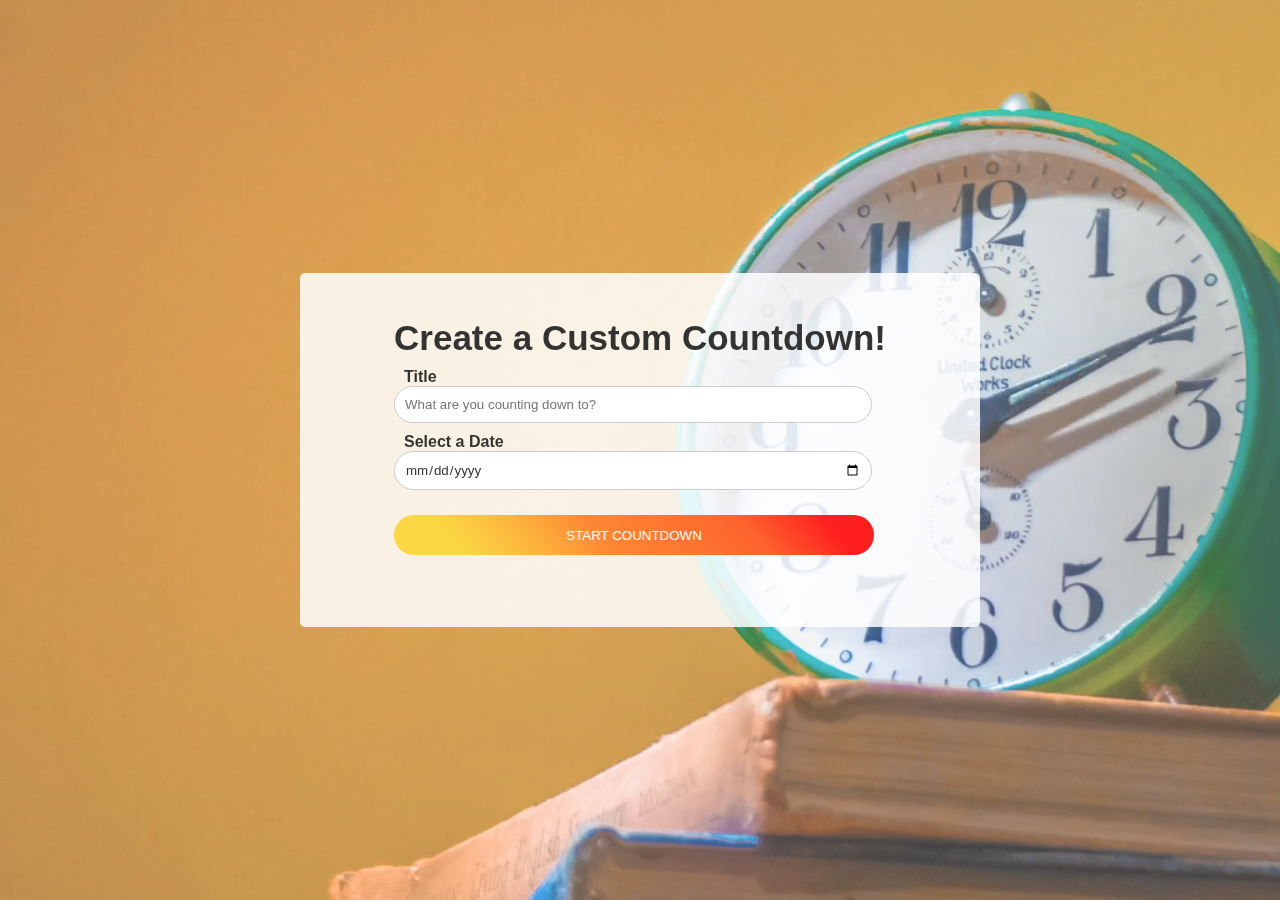
<file: custom-countdown/index.html>
<!DOCTYPE html>
<html lang="en">

<head>
    <meta charset="UTF-8">
    <meta name="viewport" content="width=device-width, initial-scale=1.0">
    <title>Custom Countdown</title>
    <link rel="icon" type="image/png" href="favicon.png">
    <link rel="stylesheet" href="style.css">
</head>

<body>
    <!-- Video Background -->
    <video class="video-background" loop muted autoplay>
        <source src="./time.mp4">
    </video>
    <div class="video-overlay"></div>
    <!-- Container -->
    <div class="container">
        <!-- Input -->
        <div class="input-container" id="input-container">
            <h1>Create a Custom Countdown!</h1>
            <form class="form" id="countdownForm">
                <label for="title">Title</label>
                <input type="text" id="title" placeholder="What are you counting down to?">
                <label for="date-picker">Select a Date</label>
                <input type="date" id="date-picker">
                <button type="submit">Start Countdown</button>
            </form>
        </div>
        <!-- Countdown -->
        <div class="countdown" id="countdown" hidden>
            <h1 id="countdown-title"></h1>
            <ul>
                <li><span></span>Days</li>
                <li><span></span>Hours</li>
                <li><span></span>Minutes</li>
                <li><span></span>Seconds</li>
            </ul>
            <button id="countdown-button">Reset Countdown</button>
        </div>
        <!-- Complete -->
        <div class="complete" id="complete" hidden>
            <h1 class="complete-title">Countdown Complete!</h1>
            <h1 id="complete-info"></h1>
            <button id="complete-button">New Countdown</button>
        </div>
    </div>
    <!-- Script -->
    <script src="script.js"></script>
</body>

</html>
</file>
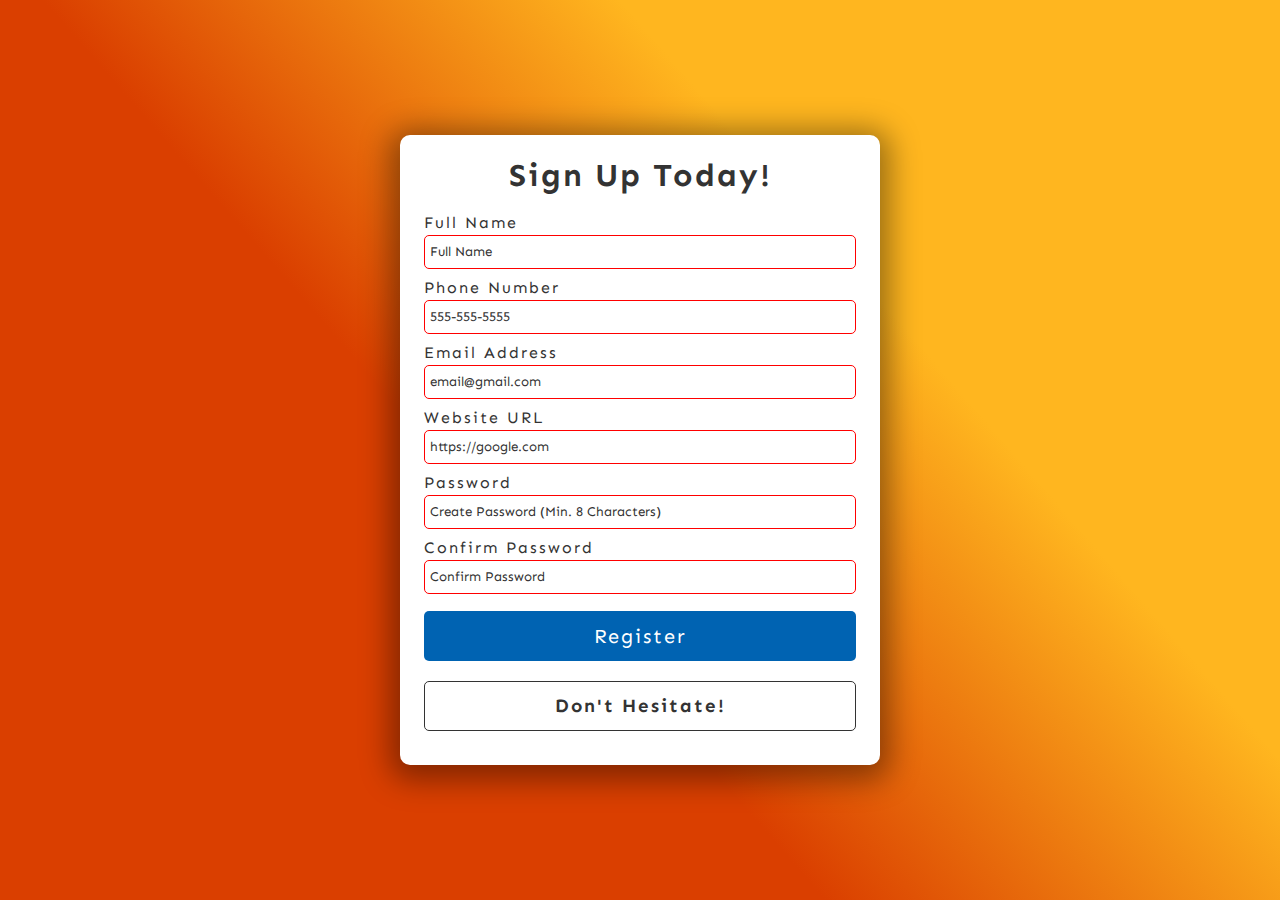
<file: form-validator/index.html>
<!DOCTYPE html>
<html lang="en">

<head>
    <meta charset="UTF-8">
    <meta name="viewport" content="width=device-width, initial-scale=1.0">
    <title>Form Validator</title>
    <link rel="icon" type="image/png" href="favicon.png">
    <link rel="stylesheet" href="style.css">
</head>

<body>
    <div class="container">
        <h1>Sign Up Today!</h1>
        <!-- Form -->
        <form id="form">
            <!-- Full Name -->
            <div class="form-group">
                <label for="name">Full Name</label>
                <input type="text" id="name" placeholder="Full Name" required minlength="3" maxlength="100" name="name">
            </div>
            <!-- Phone Number -->
            <div class="form-group">
                <label for="phone">Phone Number</label>
                <input type="tel" id="phone" placeholder="555-555-5555" required pattern="[0-9]{3}-[0-9]{3}-[0-9]{4}" name="phone">
            </div>
            <!-- Email Address -->
            <div class="form-group">
                <label for="email">Email Address</label>
                <input type="email" id="email" placeholder="email@gmail.com" required name="email">
            </div>
            <!-- Website URL -->
            <div class="form-group">
                <label for="website">Website URL</label>
                <input type="url" id="website" placeholder="https://google.com" required name="website">
            </div>
            <!-- Password -->
            <div class="form-group">
                <label for="password1">Password</label>
                <input type="password" id="password1" placeholder="Create Password (Min. 8 Characters)" required pattern="^(?=.*\d)(?=.*[a-z])(?=.*[A-Z])(?=.*[a-zA-Z]).{8,}$"
                    title="Please include at least 1 uppercase character, 1 lowercase character and 1 number.">
            </div>
            <!-- Confirm Password -->
            <div class="form-group">
                <label for="password2">Confirm Password</label>
                <input type="password" id="password2" placeholder="Confirm Password" required pattern="^(?=.*\d)(?=.*[a-z])(?=.*[A-Z])(?=.*[a-zA-Z]).{8,}$" name="password">
            </div>
            <button type="submit">Register</button>
        </form>
        <!-- Error / Success Message -->
        <div class="message-container">
            <h3 id="message">Don't Hesitate!</h3>
        </div>
    </div>
    <!-- Script -->
    <script src="script.js"></script>
</body>

</html>
</file>
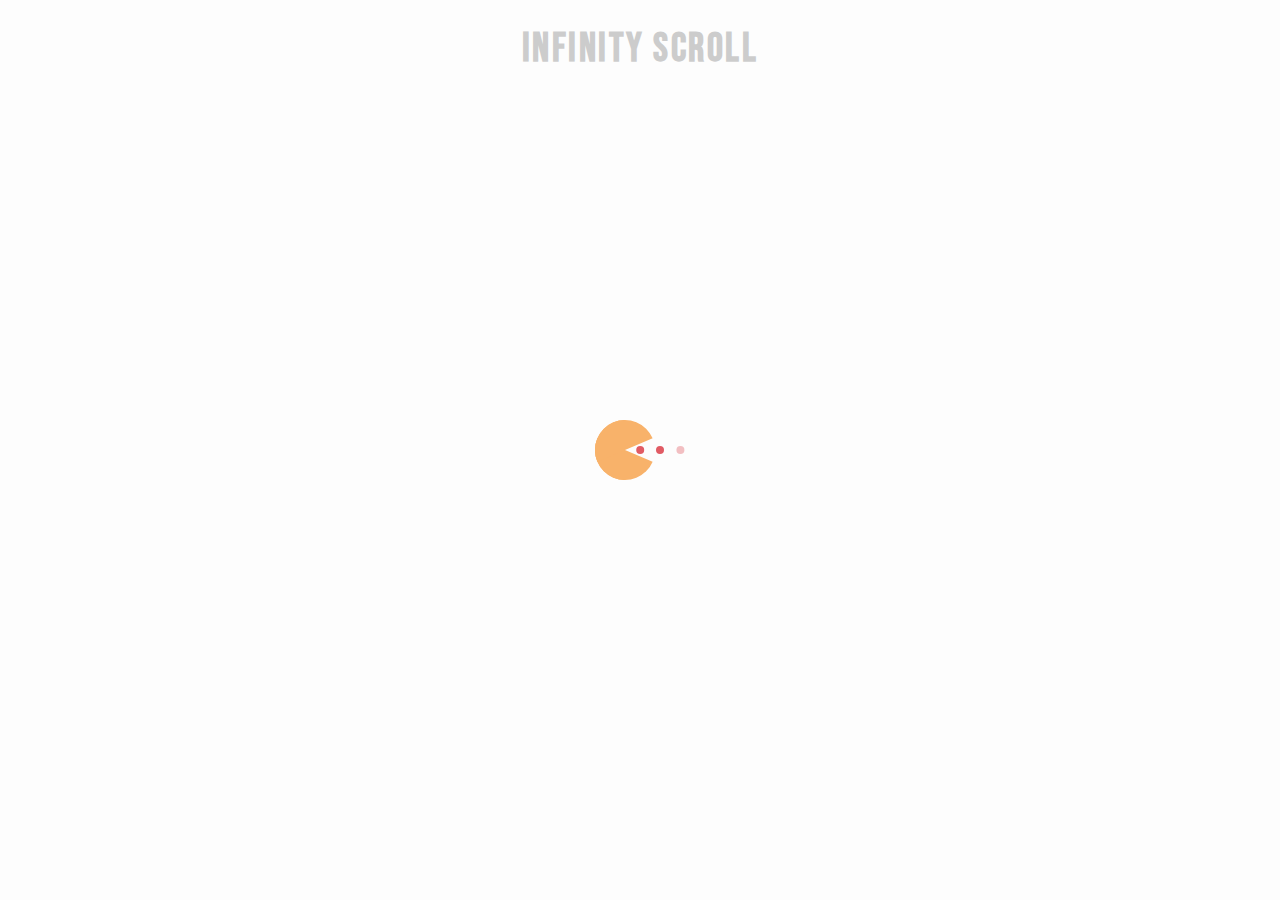
<file: infinity-scroll/index.html>
<!DOCTYPE html>
<html lang="en">

<head>
    <meta charset="UTF-8">
    <meta http-equiv="X-UA-Compatible" content="IE=edge">
    <meta name="viewport" content="width=device-width, initial-scale=1.0">
    <link rel="shortcut icon" href=" https://www.google.com/s2/favicons?domain=css-tricks.com" type="image/x-icon">
    <link rel="stylesheet" href="style.css">
    <title>Infinity Scroll</title>
</head>

<body>
    <!-- Title -->
    <h1>Infinity Scroll</h1>

    <!-- Loader -->
    <div class="loader" id="loader">
        <img src="loader.svg" alt="Loader">
    </div>

    <!-- Image Container -->
    <div class="image-container" id="image-container">
        <!-- Inserted via JS displayPhotos function -->
    </div>

    <!-- Script -->
    <script src="script.js"></script>
</body>

</html>
</file>
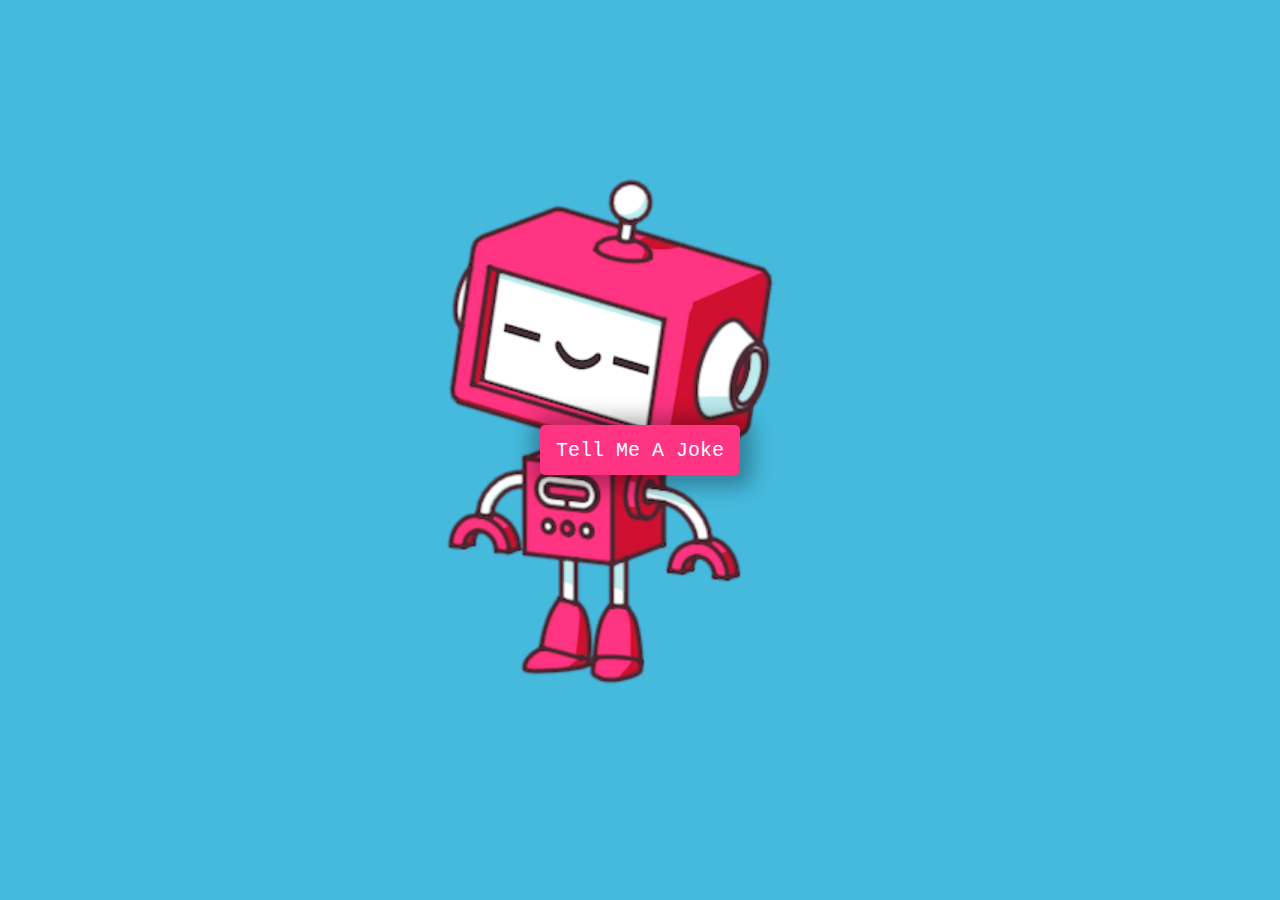
<file: joke-teller/index.html>
<!DOCTYPE html>
<html lang="en">

<head>
    <meta charset="UTF-8">
    <meta name="viewport" content="width=device-width, initial-scale=1.0">
    <title>Joke Teller</title>
    <link rel="icon" type="image/png" href="favicon.png">
    <link rel="stylesheet" href="style.css">
</head>

<body>
    <div class="container">
        <button id="button">Tell Me A Joke</button>
        <audio id="audio" controls hidden></audio>
        <span id="joke-text" hidden></span>
    </div>
    <!-- Script -->
    <!-- Voice SDK - Needs to be loaded first, even though it works either way, just good practice -->
    <script src="./voicerss-tts.min.js"></script>
    <script src="script.js"></script>
</body>

</html>
</file>
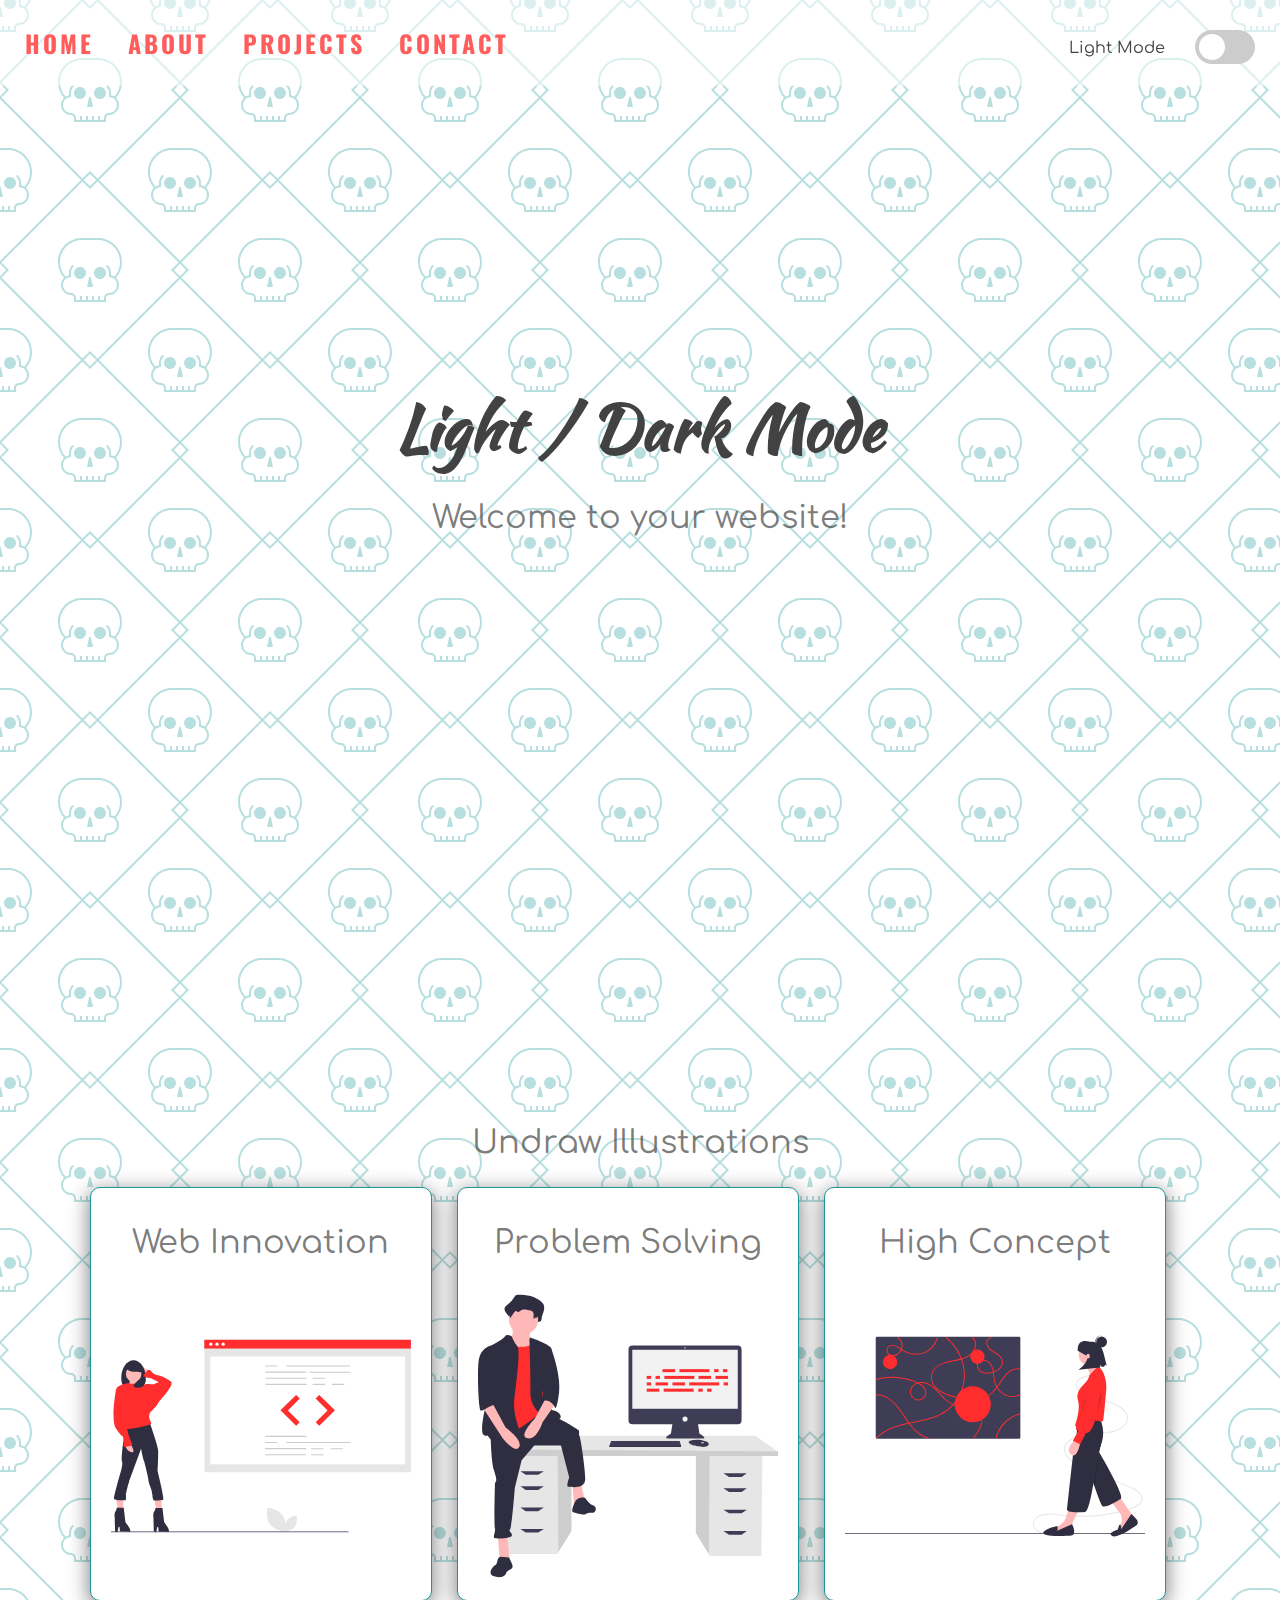
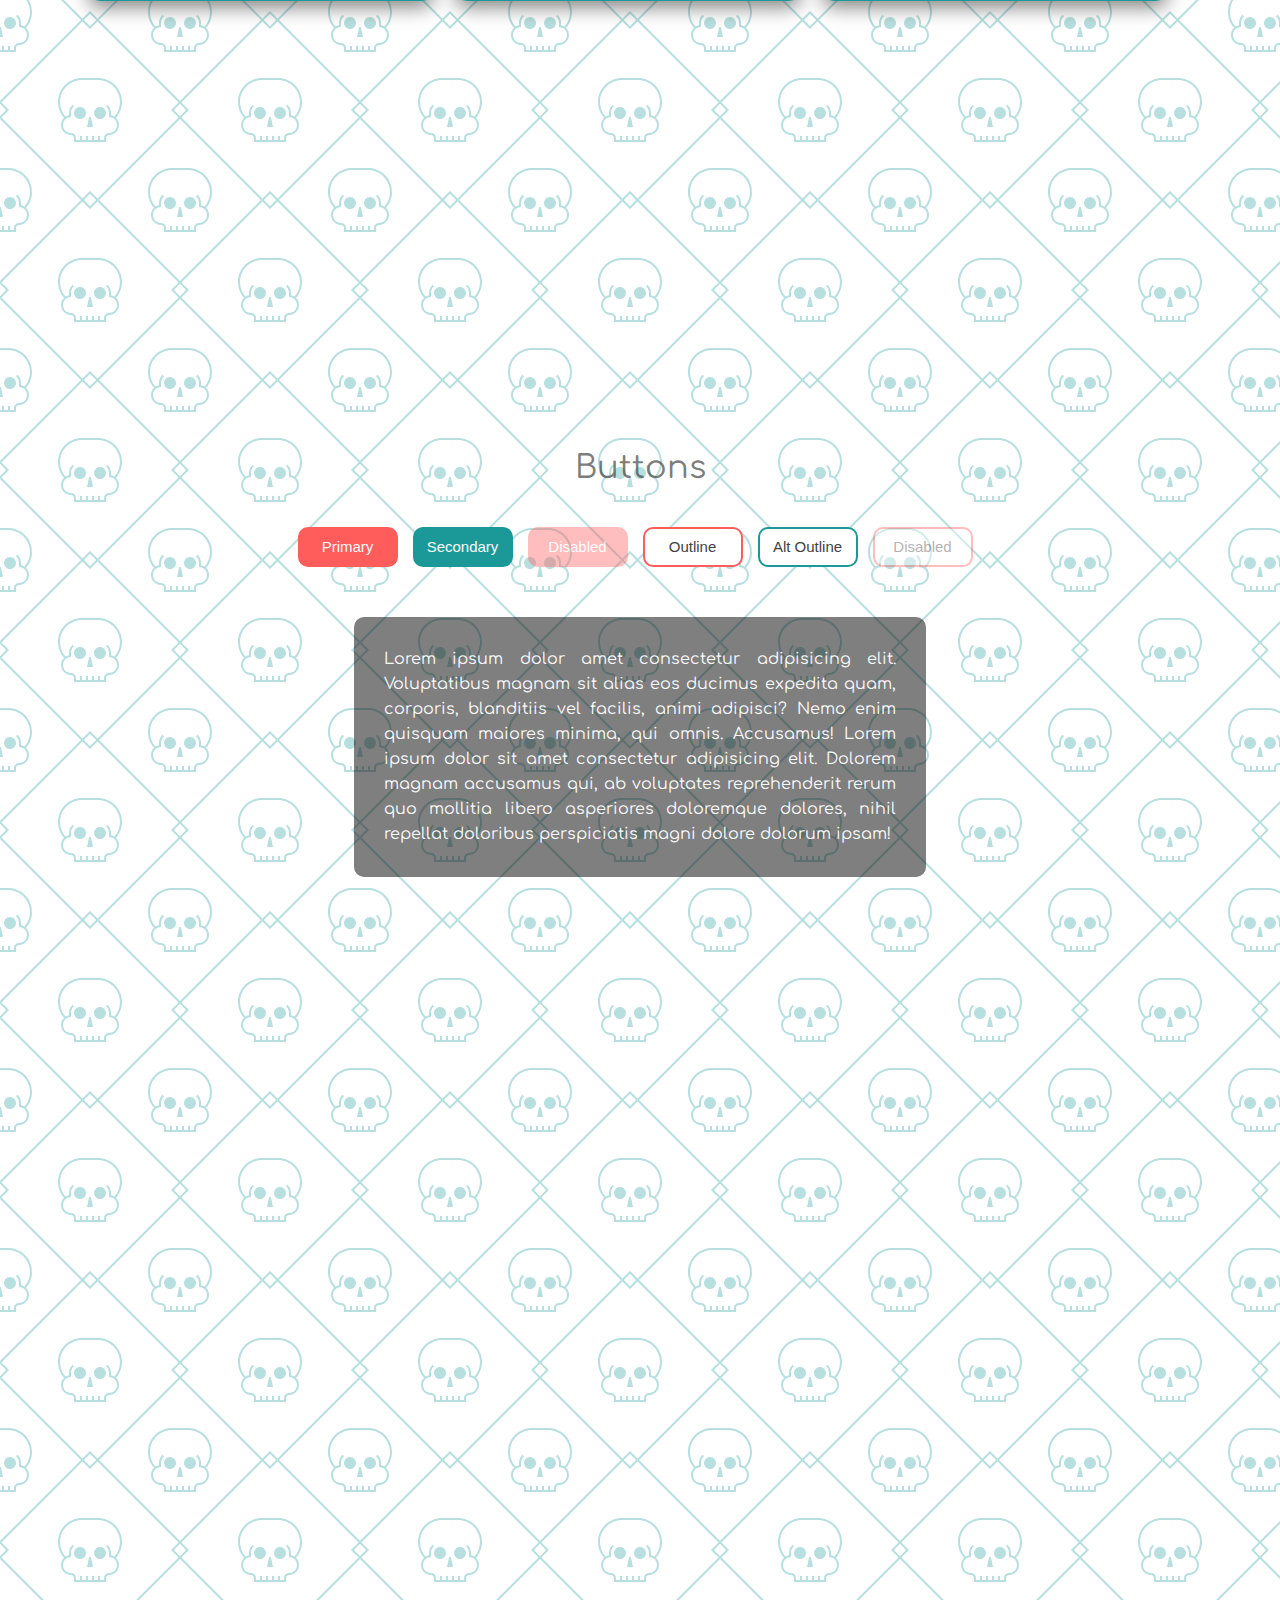
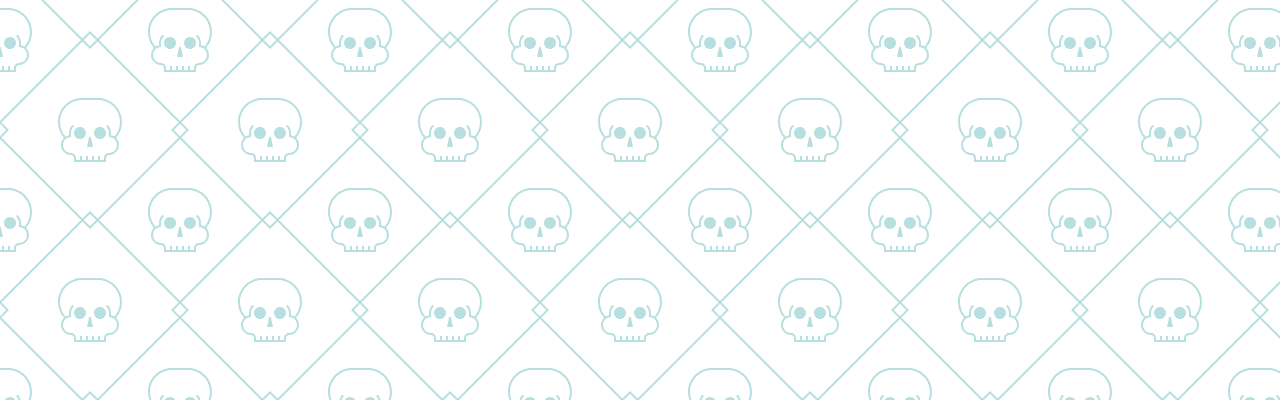
<file: light-dark-mode/index.html>
<!DOCTYPE html>
<html lang="en">

<head>
    <meta charset="UTF-8">
    <meta http-equiv="X-UA-Compatible" content="IE=edge">
    <meta name="viewport" content="width=device-width, initial-scale=1.0">
    <link rel="shortcut icon" href=" https://www.google.com/s2/favicons?domain=css-tricks.com" type="image/x-icon">
    <link rel="stylesheet" href="https://cdnjs.cloudflare.com/ajax/libs/font-awesome/6.2.0/css/all.min.css" integrity="sha512-xh6O/CkQoPOWDdYTDqeRdPCVd1SpvCA9XXcUnZS2FmJNp1coAFzvtCN9BmamE+4aHK8yyUHUSCcJHgXloTyT2A==" crossorigin="anonymous"
        referrerpolicy="no-referrer" />
    <link rel="stylesheet" href="style.css">
    <title>Light & Dark Mode</title>
</head>

<body>
    <!-- Dark Mode Switch -->
    <div class="theme-switch-wrapper">
        <span id="toggle-icon">
            <span class="toggle-text">Light Mode</span>
            <i class="fas fa-sun"></i>
        </span>
        <label class="theme-switch">
            <input type="checkbox">
            <div class="slider round"></div>
        </label>
    </div>
    <!-- Navigation -->
    <nav id="nav">
        <a href="#home">HOME</a>
        <a href="#about">ABOUT</a>
        <a href="#projects">PROJECTS</a>
        <a href="#contact">CONTACT</a>
    </nav>
    <!-- Home Section -->
    <section id="home">
        <div class="title-group">
            <h1>Light / Dark Mode </h1>
            <h2>Welcome to your website!</h2>
        </div>
    </section>
    <!-- About Section -->
    <section id="about">
        <h2>Undraw Illustrations</h2>
        <div class="about-container">
            <div class="image-container">
                <h2>Web Innovation</h2>
                <img src="img/undraw_proud_coder_light.svg" alt="Proud Coder" id="image1">
            </div>
            <div class="image-container">
                <h2>Problem Solving</h2>
                <img src="img/undraw_feeling_proud_light.svg" alt="Feeling Proud" id="image2">
            </div>
            <div class="image-container">
                <h2>High Concept</h2>
                <img src="img/undraw_conceptual_idea_light.svg" alt="Conceptual Idea" id="image3">
            </div>
        </div>
    </section>
    <!-- Projects Section -->
    <section id="projects">
        <h2>Buttons</h2>
        <div class="buttons">
            <button class="primary">Primary</button>
            <button class="secondary">Secondary</button>
            <button class="primary" disabled>Disabled</button>
            <button class="outline">Outline</button>
            <button class="secondary outline">Alt Outline</button>
            <button class="outline" disabled>Disabled</button>
        </div>
        <div class="text-box" id="text-box">
            <p>Lorem ipsum dolor amet consectetur adipisicing elit. Voluptatibus magnam sit alias eos ducimus expedita quam, corporis, blanditiis vel facilis, animi adipisci? Nemo enim quisquam maiores minima, qui omnis. Accusamus! Lorem ipsum dolor
                sit amet consectetur adipisicing elit. Dolorem magnam accusamus qui, ab voluptates reprehenderit rerum quo mollitia libero asperiores doloremque dolores, nihil repellat doloribus perspiciatis magni dolore dolorum ipsam!</p>
        </div>
    </section>
    <!-- Contact Section -->
    <section id="contact">
        <div class="social-icons">
            <i class="fab fa-github"></i>
            <i class="fab fa-codepen"></i>
            <i class="fab fa-linkedin-in"></i>
            <i class="fab fa-medium"></i>
            <i class="fab fa-instagram"></i>
            <i class="fab fa-youtube"></i>
        </div>
    </section>
    <!-- Script -->
    <script src="script.js"></script>
</body>

</html>
</file>
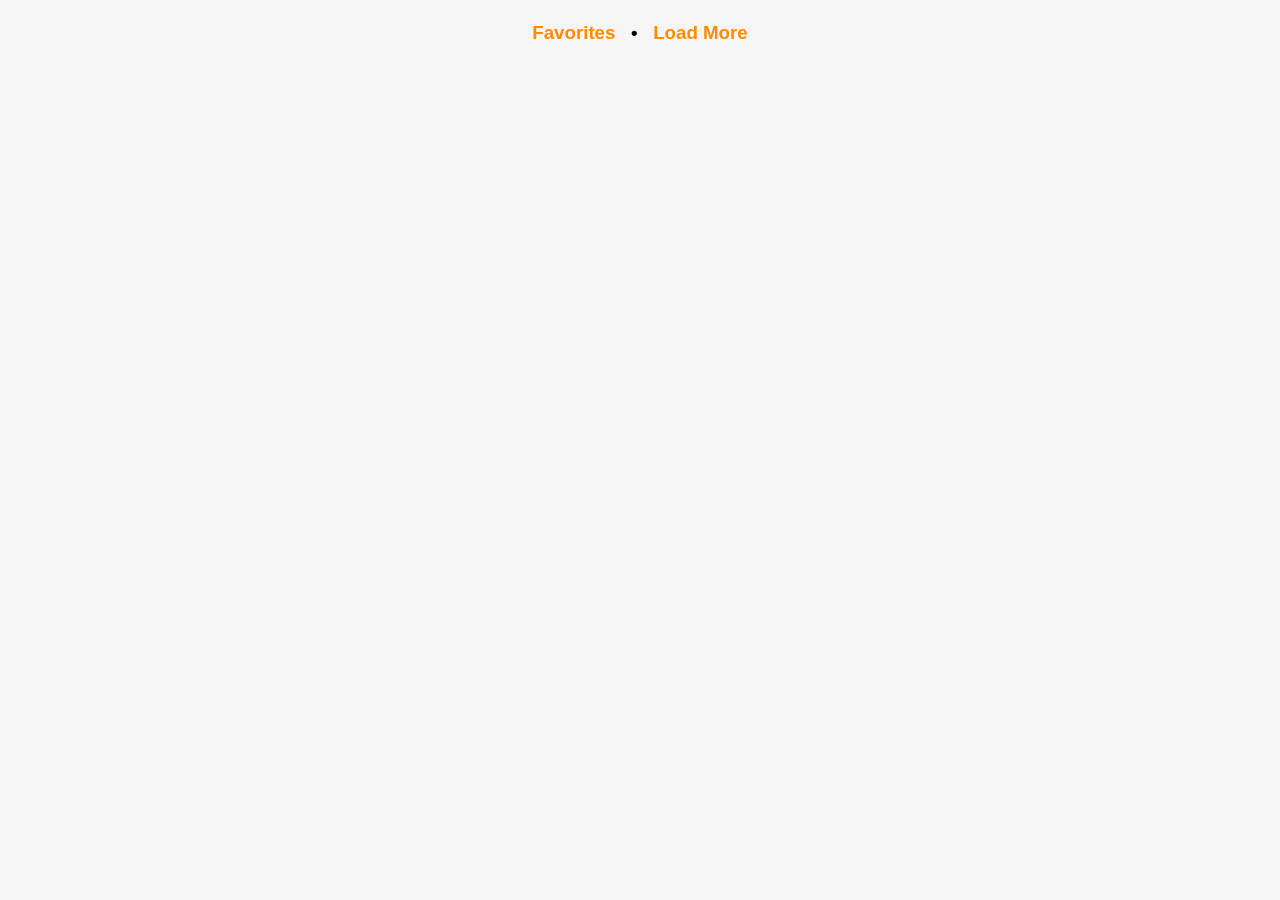
<file: nasa-apod/index.html>
<!DOCTYPE html>
<html lang="en">

<head>
    <meta charset="UTF-8">
    <meta name="viewport" content="width=device-width, initial-scale=1.0">
    <title>NASA API Pictures</title>
    <link rel="stylesheet" href="style.css">
    <link rel="icon" type="image/png" href="https://s2.googleusercontent.com/s2/favicons?domain=www.nasa.gov">
    <!-- ZTM Favicon -->
    <!-- <link rel="icon" type="image/png" href="favicon.png"> -->
</head>

<body>
    <!-- Loader -->
    <div class="loader hidden">
        <img src="./rocket.svg" alt="Rocket Loading Animation">
    </div>
    <!-- Container -->
    <div class="container">
        <!-- Navigation -->
        <div class="navigation-container">
            <span class="background"></span>
            <!-- Results Nav -->
            <span class="navigation-items" id="resultsNav">
                <h3 class="clickable">Favorites</h3>
                <h3>&nbsp;&nbsp;&nbsp;•&nbsp;&nbsp;&nbsp;</h3>
                <h3 class="clickable">Load More</h3>
            </span>
            <!-- Favorites Nav -->
            <span class="navigation-items hidden" id="favoritesNav">
                <h3 class="clickable">Load More NASA Images</h3>
            </span>
        </div>
        <!-- Images Container -->
        <div class="images-container"></div>
        <!-- Save Confirmation -->
        <div class="save-confirmed" hidden>
            <h1>ADDED!</h1>
        </div>
        <!-- Script -->
        <script src="script.js"></script>
</body>

</html>
</file>
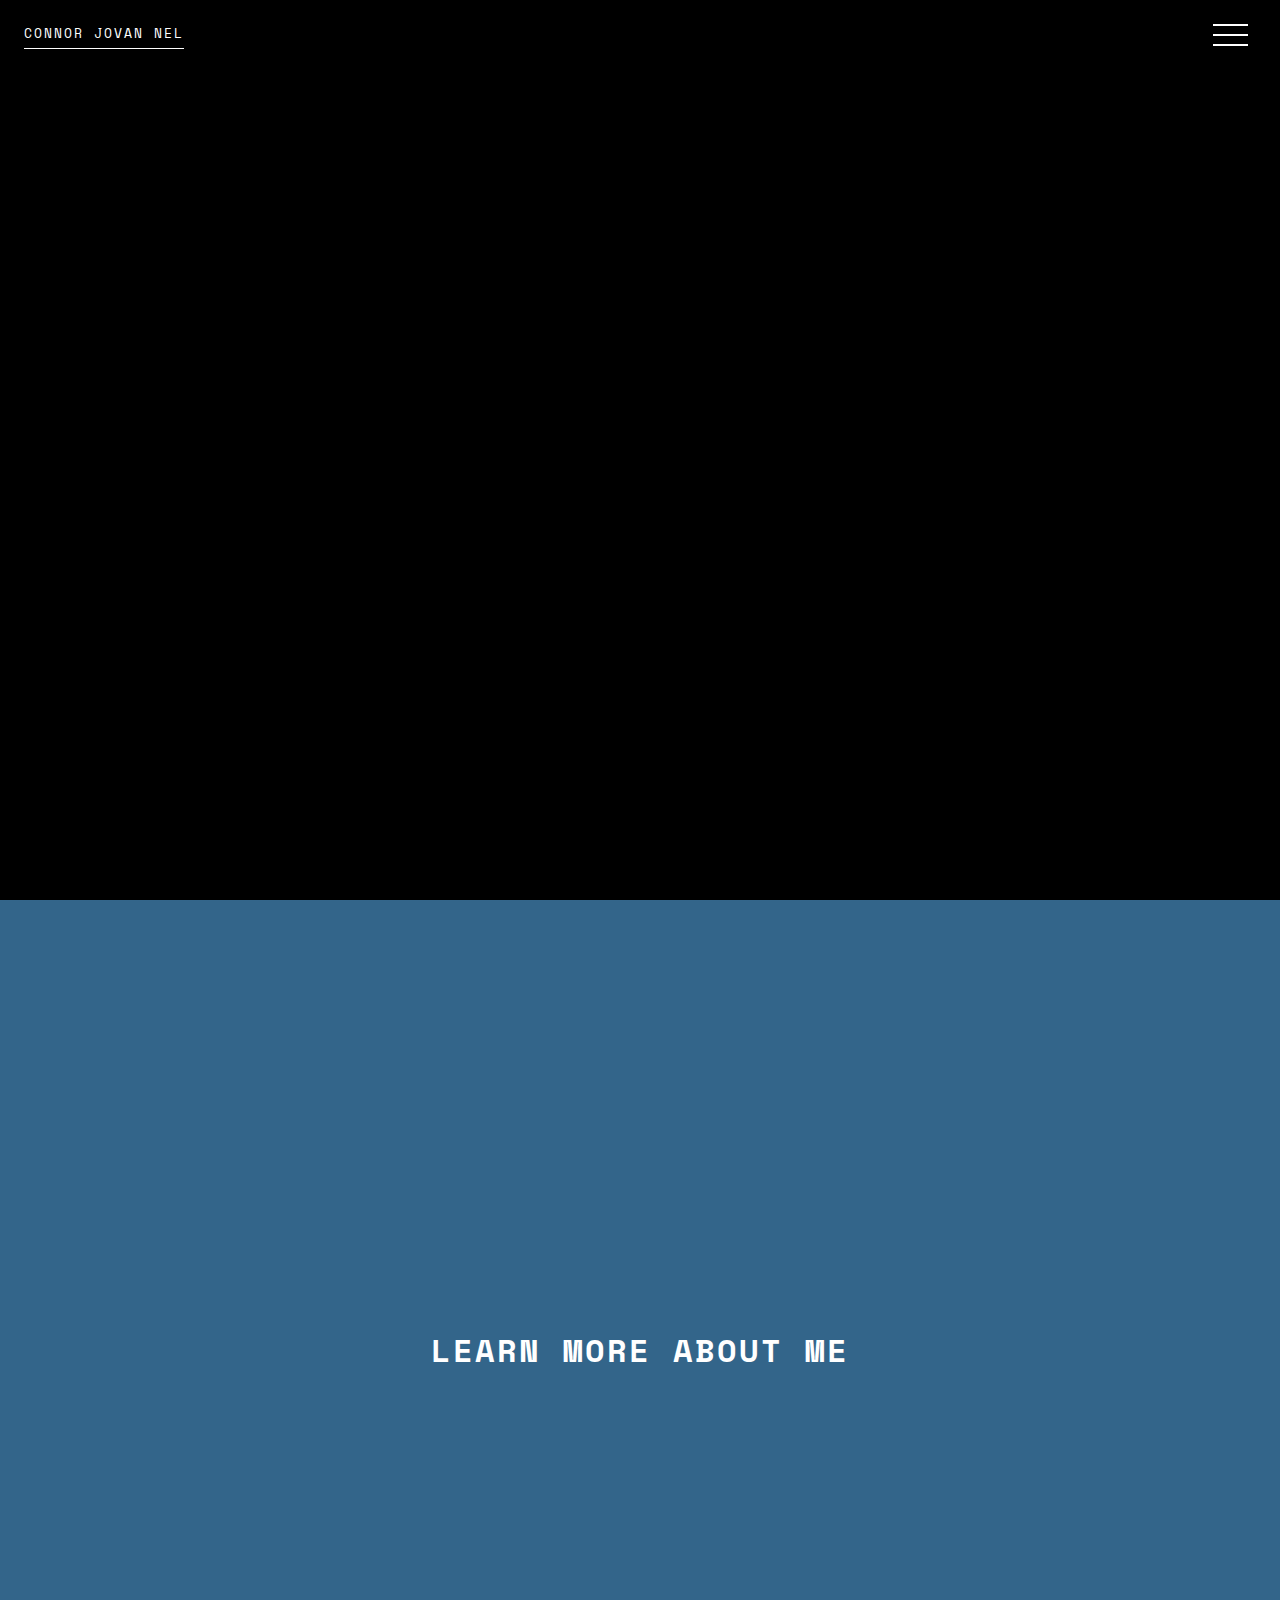
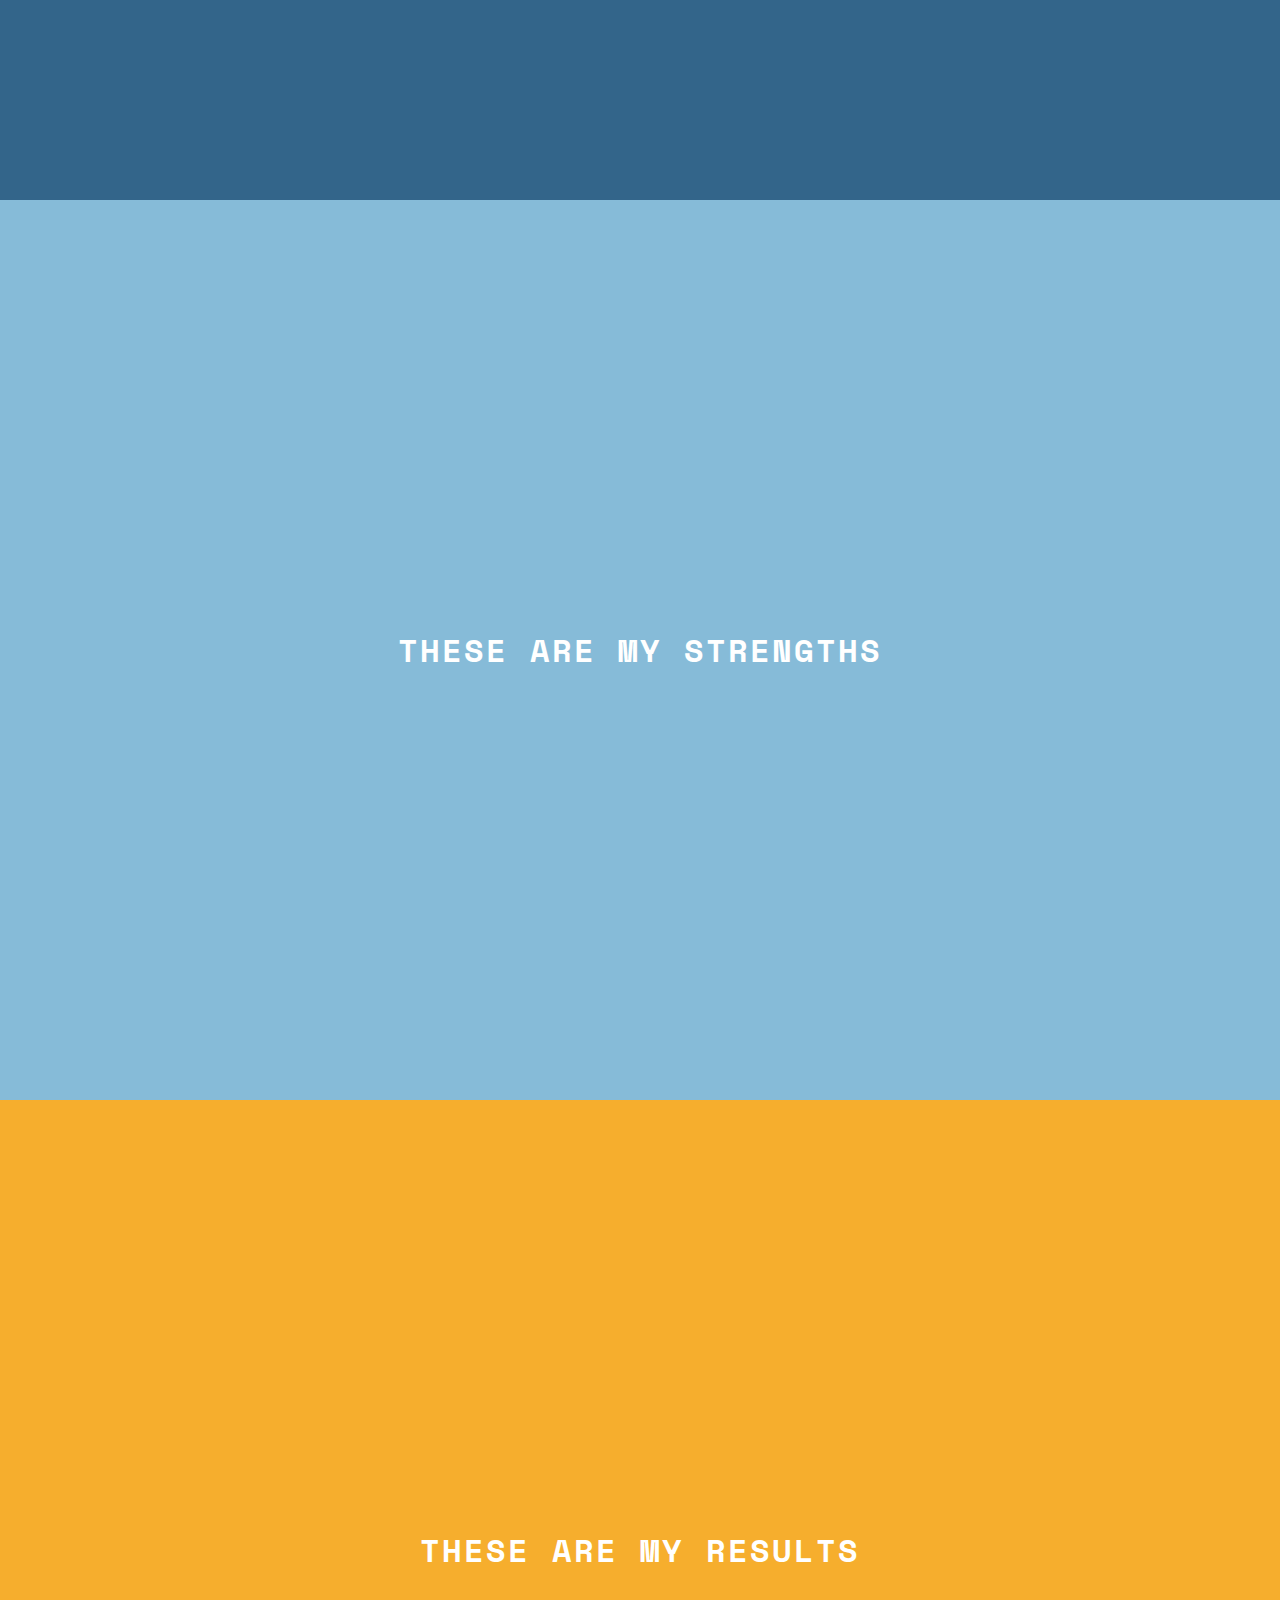
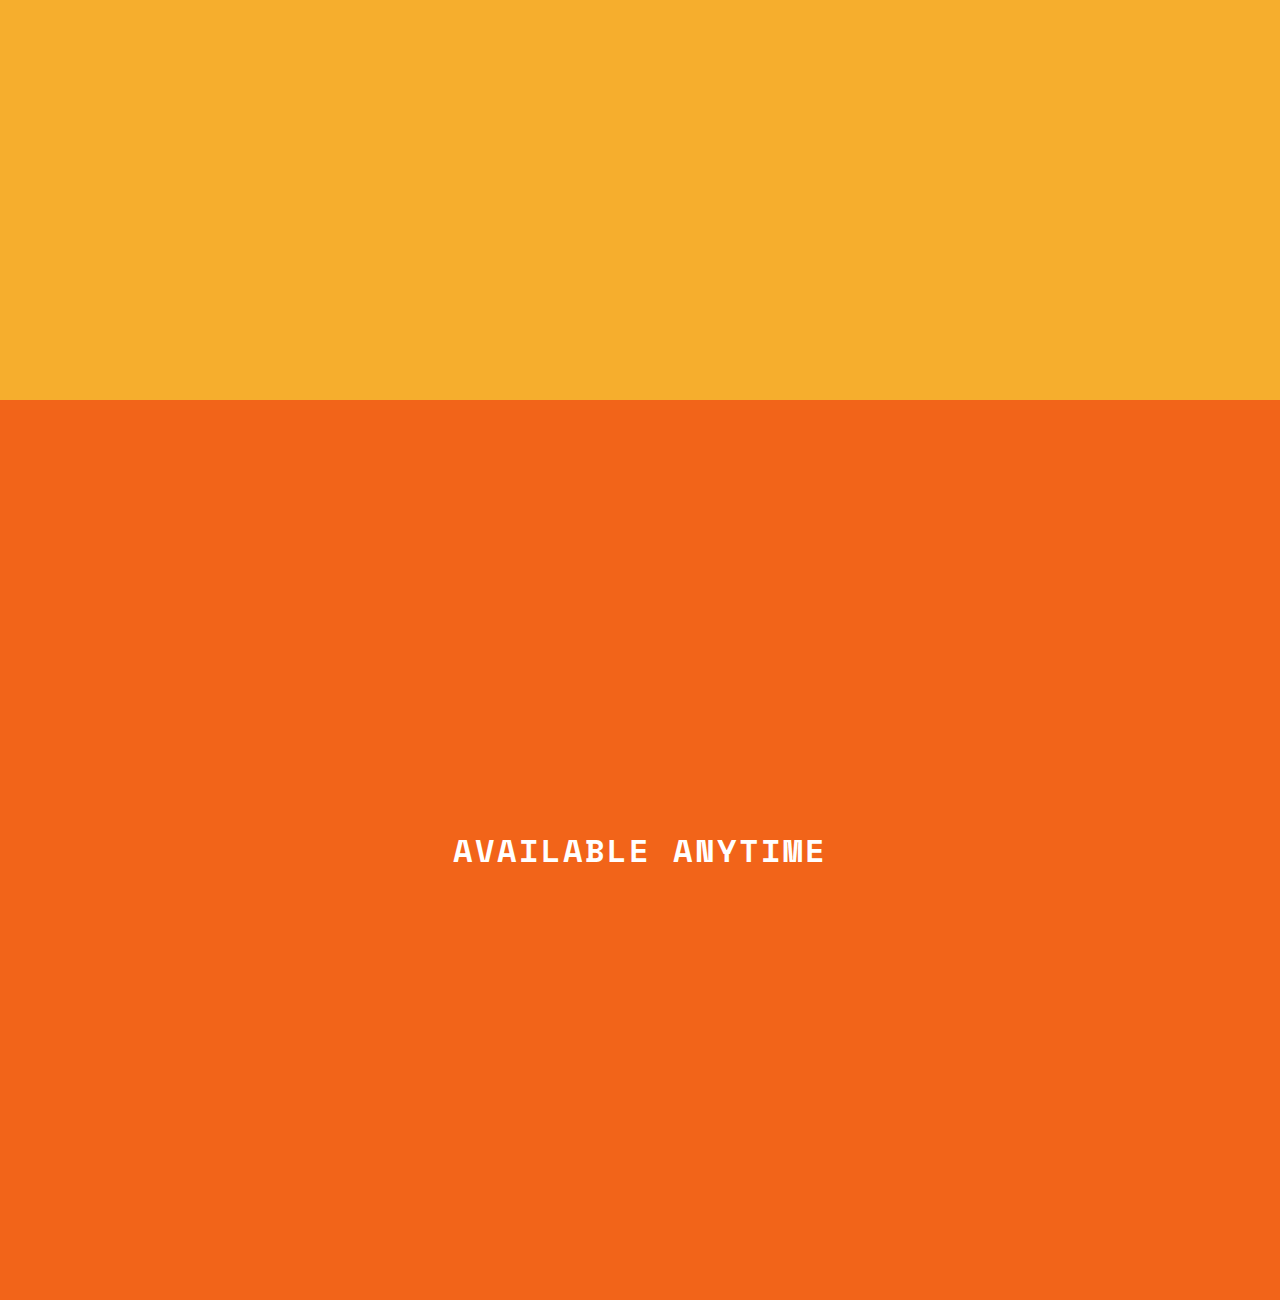
<file: navigation-nation/index.html>
<!DOCTYPE html>
<html lang="en">

<head>
    <meta charset="UTF-8">
    <meta name="viewport" content="width=device-width, initial-scale=1.0">
    <title>Navigation Nation</title>
    <link rel="icon" type="image/png" href="favicon.png">
    <link rel="stylesheet" href="style.css">
</head>

<body>
    <!-- Menu Overlay -->
    <div class="overlay overlay-slide-left" id="overlay">
        <!-- Menu Items -->
        <nav>
            <ul>
                <li id="nav-1" class="slide-out-1"><a href="#home">Home</a></li>
                <li id="nav-2" class="slide-out-2"><a href="#about">About</a></li>
                <li id="nav-3" class="slide-out-3"><a href="#skills">Skills</a></li>
                <li id="nav-4" class="slide-out-4"><a href="#projects">Projects</a></li>
                <li id="nav-5" class="slide-out-5"><a href="#contact">Contact</a></li>
            </ul>
        </nav>
    </div>
    <!-- Menu Bars -->
    <div class="menu-bars" id="menu-bars">
        <div class="bar1"></div>
        <div class="bar2"></div>
        <div class="bar3"></div>
    </div>
    <!-- Sections -->
    <section id="home"><a href="https://jacinto.design" target="_blank">Connor Jovan Nel</a></section>
    <section id="about">
        <h1>Learn More About Me</h1>
    </section>
    <section id="skills">
        <h1>These Are My Strengths</h1>
    </section>
    <section id="projects">
        <h1>These Are My Results</h1>
    </section>
    <section id="contact">
        <h1>Available Anytime</h1>
    </section>
    <!-- Script -->
    <script src="script.js"></script>
</body>

</html>
</file>
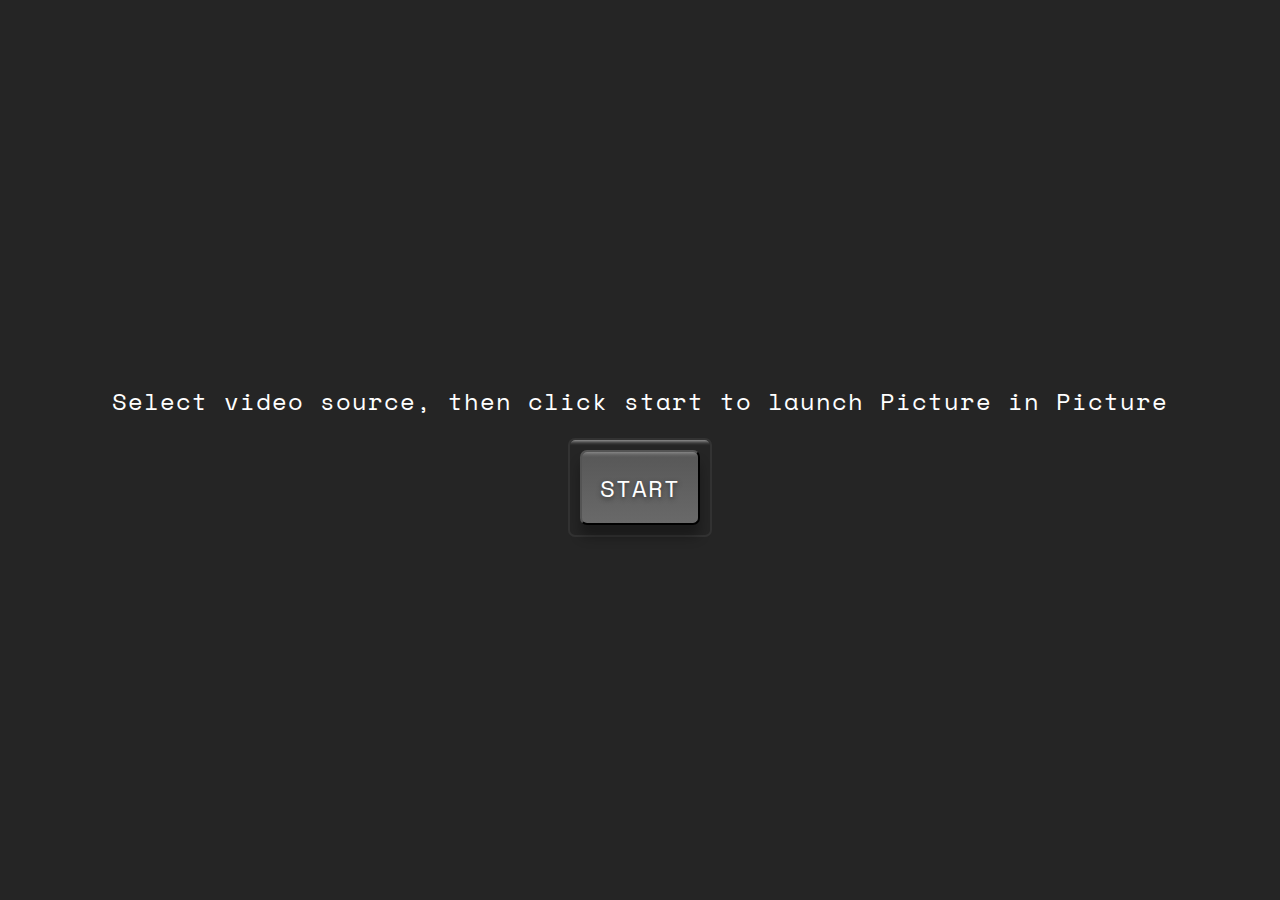
<file: picture-in-picture/index.html>
<!DOCTYPE html>
<html lang="en">

<head>
    <meta charset="UTF-8">
    <meta http-equiv="X-UA-Compatible" content="IE=edge">
    <meta name="viewport" content="width=device-width, initial-scale=1.0">
    <link rel="shortcut icon" href=" https://www.google.com/s2/favicons?domain=css-tricks.com" type="image/x-icon">
    <link rel="stylesheet" href="style.css">
    <title>Picture in Picture</title>
</head>

<body>

    <!-- Video -->
    <video id="video" controls height="360" width="640" hidden></video>

    <!-- Title -->
    <h2 class="title">Select video source, then click start to launch Picture in Picture</h2>
    <!--  Button -->
    <div class="button-container">
        <button id="button">START</button>
    </div>

    <!-- Script -->
    <script src="script.js"></script>
</body>

</html>
</file>
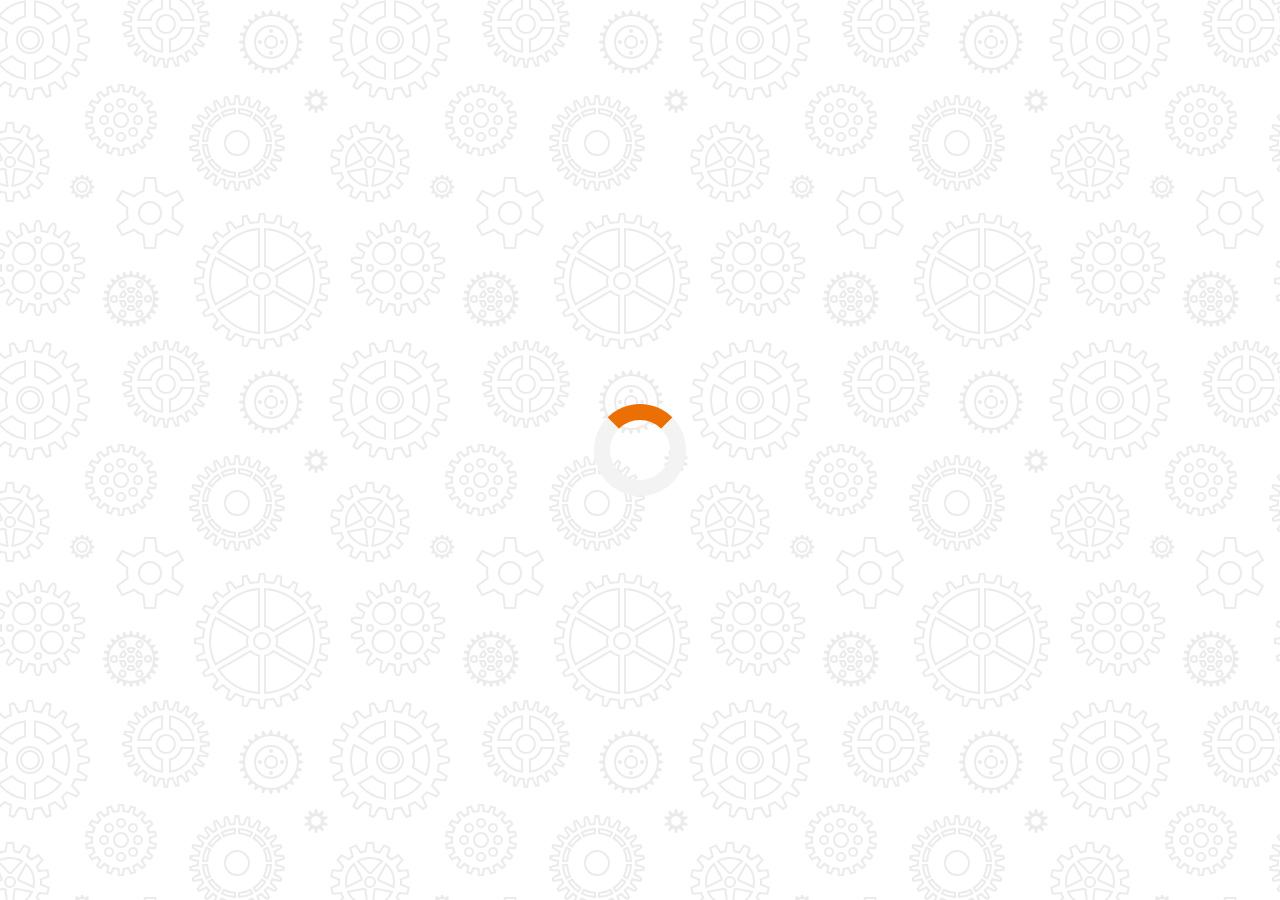
<file: quote-generator/index.html>
<!DOCTYPE html>
<html lang="en">

<head>
    <meta charset="UTF-8">
    <meta http-equiv="X-UA-Compatible" content="IE=edge">
    <meta name="viewport" content="width=device-width, initial-scale=1.0">
    <link rel="shortcut icon" href=" https://www.google.com/s2/favicons?domain=css-tricks.com" type="image/x-icon">
    <link rel="stylesheet" href="https://cdnjs.cloudflare.com/ajax/libs/font-awesome/6.2.0/css/all.min.css" integrity="sha512-xh6O/CkQoPOWDdYTDqeRdPCVd1SpvCA9XXcUnZS2FmJNp1coAFzvtCN9BmamE+4aHK8yyUHUSCcJHgXloTyT2A==" crossorigin="anonymous"
        referrerpolicy="no-referrer" />
    <link rel="stylesheet" href="style.css">
    <title>Quote Generator</title>
</head>

<body>
    <div class="quote-container" id="quote-container">
        <!-- Quote -->
        <div class="quote-text">
            <i class="fas fa-quote-left"></i>
            <span id="quote"></span>
            <i class="fas fa-quote-right"></i>
        </div>
        <!-- Author -->
        <div class="quote-author">
            <span id="author"></span>
        </div>
        <!-- Buttons -->
        <div class="button-container">
            <button id="new-quote">New Quote</button>
        </div>
    </div>

    <!-- Loader -->
    <div class="loader" id="loader"></div>

    <!-- Script -->
    <script src="script.js"></script>
</body>

</html>
</file>
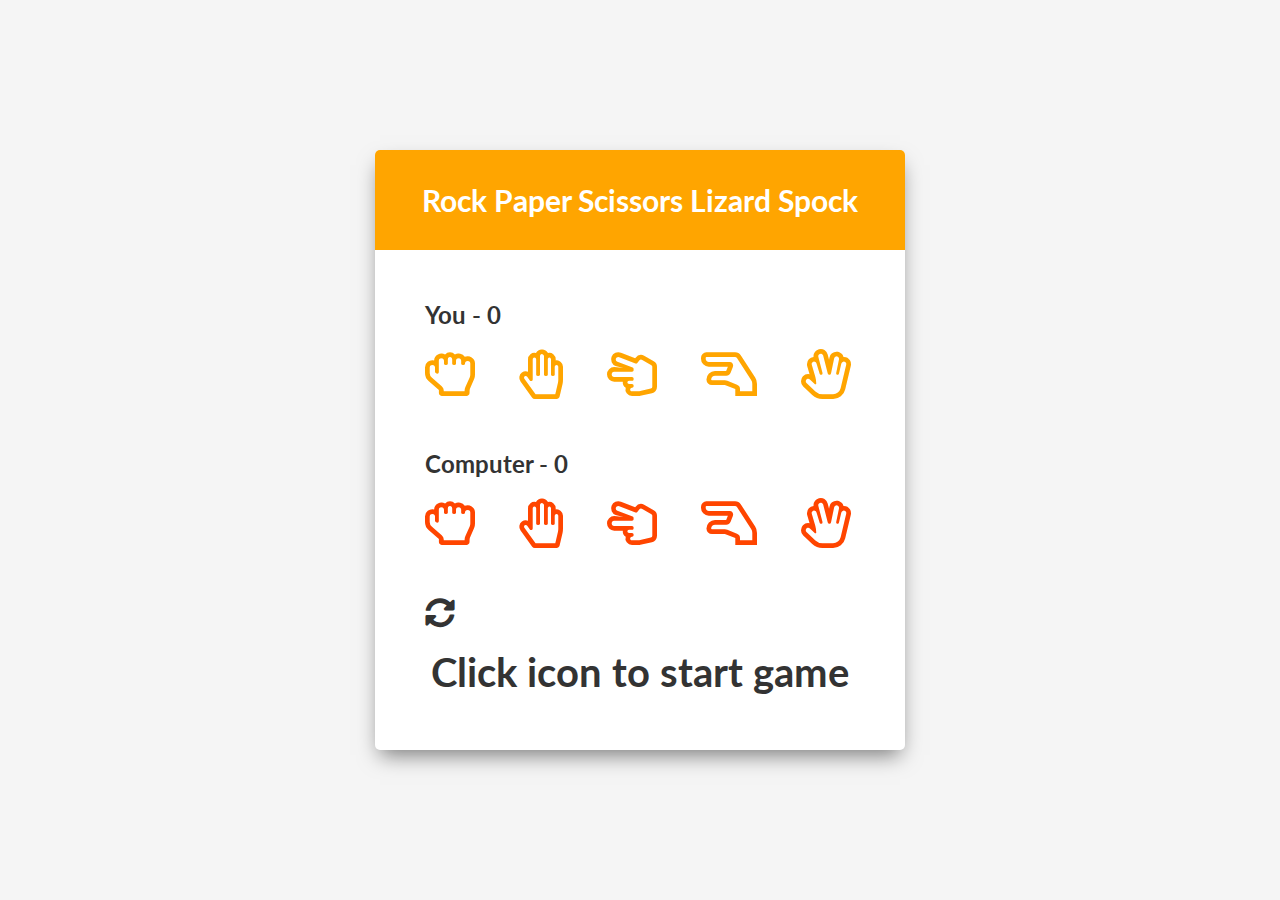
<file: spock-rock-game/index.html>
<!DOCTYPE html>
<html lang="en">

<head>
    <meta charset="UTF-8">
    <meta name="viewport" content="width=device-width, initial-scale=1.0">
    <title>Spock Rock Game</title>
    <link rel="icon" type="image/png" href="favicon.png">
    <link rel="stylesheet" href="https://cdnjs.cloudflare.com/ajax/libs/font-awesome/5.10.2/css/all.min.css" />
    <link rel="stylesheet" href="style.css">
</head>

<body>
    <div class="game-container">
        <!-- Header -->
        <div class="header">
            <h1>Rock Paper Scissors Lizard Spock</h1>
        </div>
        <!-- Player Container -->
        <div class="player-container" id="player">
            <h2>You - <span id="playerScore"></span><span class="choice" id="player-choice"></span></h2>
            <i class="far fa-hand-rock" title="Rock" id="playerRock" onclick="select('rock')"></i>
            <i class="far fa-hand-paper" title="Paper" id="playerPaper" onclick="select('paper')"></i>
            <i class="far fa-hand-scissors" title="Scissors" id="playerScissors" onclick="select('scissors')"></i>
            <i class="far fa-hand-lizard" title="Lizard" id="playerLizard" onclick="select('lizard')"></i>
            <i class="far fa-hand-spock" title="Spock" id="playerSpock" onclick="select('spock')"></i>
        </div>
        <!-- Computer Container -->
        <div class="player-container" id="computer">
            <h2>Computer - <span id="computerScore"></span><span class="choice" id="computer-choice"></span></h2>
            <i class="far fa-hand-rock" title="Rock" id="computerRock"></i>
            <i class="far fa-hand-paper" title="Paper" id="computerPaper"></i>
            <i class="far fa-hand-scissors" title="Scissors" id="computerScissors"></i>
            <i class="far fa-hand-lizard" title="Lizard" id="computerLizard"></i>
            <i class="far fa-hand-spock" title="Spock" id="computerSpock"></i>
        </div>
        <!-- Reset Icon -->
        <i class="fas fa-sync-alt reset-icon" title="Reset" onclick="resetAll()"></i>
        <!-- Results Text -->
        <div class="result-container">
            <h3 class="result-text" id="resultText"></h3>
        </div>
    </div>
    <!-- Script -->
    <script src="script.js"></script>
</body>

</html>
</file>
<file: custom-countdown/style.css>
@import url('https://fonts.googleapis.com/css2?family=Nunito+Sans&display=swap');

html {
  box-sizing: border-box;
}

body {
  margin: 0;
  min-height: 100vh;
  overflow-y: hidden;
  display: flex;
  align-items: center;
  font-family: 'Nunity Sans', sans-serif;
}

/* Video Background */
.video-background {
  position: fixed;
  right: 0;
  bottom: 0;

}

video {
  position: absolute;
  top: 50%;
  left: 50%;
  transform: translate(-50%, -50%);
  height: 100%;
}

.video-overlay {
  position: fixed;
  left: 0;
  top: 0;
  height: 100vh;
  width: 100vw;
  background: rgba(255, 255, 255, 0.25);
}

/* Container */
.container {
  min-width: 580px;
  min-height: 304px;
  color: #333;
  margin: 0 auto;
  padding: 25px 50px;
  border-radius: 5px;
  z-index: 2;
  display: flex;
  justify-content: center;
  background: rgba(255, 255, 255, 0.85);
}

.input-container {
  position: relative;
  top: 20px;
}

h1 {
  font-size: 35px;
  text-align: center;
  margin-top: 0;
  margin-bottom: 10px;
}

/* Form */
.form {
  width: 480px;
}

label {
  font-weight: bold;
  margin-left: 10px;
}

input {
  width: 95%;
  margin-bottom: 10px;
  padding: 10px;
  border: 1px solid #ccc;
  border-radius: 20px;
  background: #fff;
  outline: none;
  font-family: 'Nunity Sans', sans-serif;
  color: #333;
}

/* Button */
button {
  width: 100%;
  height: 40px;
  border-radius: 20px;
  margin-top: 15px;
  border: none;
  text-transform: uppercase;
  background: rgb(251, 215, 67);
  background: linear-gradient(49deg, rgba(251, 215, 67, 1) 14%, rgba(252, 174, 59, 1) 31%, rgba(253, 136, 52, 1) 43%, rgba(254, 100, 45, 1) 73%, rgba(255, 31, 31, 1) 90%);
  color: white;
  cursor: pointer;
  outline: none;
  font-family: 'Nunity Sans', sans-serif;
}

button:hover {
  filter: brightness(115%);
}

/* Countdown */
ul {
  margin-left: -45px;
}

li {
  display: inline-block;
  font-size: 30px;
  list-style-type: none;
  padding: 10px;
  text-transform: uppercase;
}

li span {
  display: block;
  font-size: 80px;
  text-align: center;
}

/* Complete */
.complete {
  position: relative;
  top: 60px;
}

.complete-title {
  animation: complete 4s infinite;
}

@keyframes complete {
  0% {
    color: #fbd743;
  }

  25% {
    color: #fcae3b;
  }

  50% {
    color: #fd8834;
    transform: scale(1.3);
  }

  75% {
    color: #fe642d;
  }

  100% {
    color: #ff1f1f;
  }
}

/* Media Query: Large Smartphone (Vertical) */
@media screen and (max-width: 600px) {
  .video-background {
    height: 100vh;
    width: 100vw;
  }

  video {
    object-fit: cover;
    object-position: 70%;
    margin-top: -1px;
  }

  .container {
    min-width: unset;
    width: 95vw;
    min-height: 245px;
    padding: 20px;
    margin: 10px;
  }

  .input-container {
    top: unset;
  }

  .countdown {
    position: relative;
    top: 10px;
  }

  .form {
    width: unset;
  }

  input {
    width: 93%;
  }

  h1 {
    font-size: 20px;
  }

  li {
    font-size: 15px;
  }

  li span {
    font-size: 40px;
  }
}
</file>
<file: form-validator/style.css>
@import url('https://fonts.googleapis.com/css2?family=Sen&display=swap');

html {
  box-sizing: border-box;
}

body {
  margin: 0;
  min-height: 100vh;
  font-family: "Sen", sans-serif;
  letter-spacing: 2px;
  display: flex;
  align-items: center;
  justify-content: center;
  background: rgb(218, 63, 0);
  background: linear-gradient(49deg, rgba(218, 63, 0, 1) 40%, rgba(255, 182, 31, 1) 68%);
  color: #333333;
}

.container {
  width: 480px;
  height: 630px;
  background: white;
  display: flex;
  flex-direction: column;
  align-items: center;
  border-radius: 10px;
  box-shadow: 0 5px 30px 10px rgba(0, 0, 0, 0.4);
}

/* Form */
form {
  width: 90%;
}

.form-group {
  height: 65px;
}

label {
  position: relative;
  bottom: 3px;
}

input {
  width: 100%;
  height: 34px;
  padding: 5px;
  border: 1px solid #333333;
  border-radius: 5px;
  outline: none;
  box-sizing: border-box;
  transition: all 0.3s;
}

input:valid {
  border: 1px solid green;
}

input:invalid {
  border: 1px solid red;
}

input::placeholder {
  font-family: "Sen", sans-serif;
  color: #333333;
}

button {
  cursor: pointer;
  color: #fff;
  background: #0063b2;
  border: none;
  border-radius: 5px;
  height: 50px;
  width: 100%;
  font-family: "Sen", sans-serif;
  font-size: 20px;
  letter-spacing: 2px;
  margin-top: 5px;
}

button:hover {
  filter: brightness(125%);
}

button:focus {
  outline: none;
}

.message-container {
  border: 1px solid #333333;
  border-radius: 5px;
  width: 90%;
  margin-top: 20px;
  display: flex;
  justify-content: center;
  align-items: center;
  color: #333333;
  height: 50px;
  box-sizing: border-box;
}
</file>
<file: infinity-scroll/style.css>
@import url('https://fonts.googleapis.com/css2?family=Bebas+Neue&display=swap');

html {
    box-sizing: border-box;
}

body {
    margin: 0;
    font-family: "Bebas Neue", sans-serif;
    background-color: whitesmoke;
}

h1 {
    text-align: center;
    margin-top: 25px;
    margin-bottom: 15px;
    font-size: 2.5rem;
    letter-spacing: 2.5px;
}

/* Loader */

.loader {
    position: fixed;
    top: 0;
    bottom: 0;
    left: 0;
    right: 0;
    background: rgba(255, 255, 255, 0.8);
}

.loader img {
    position: fixed;
    top: 50%;
    left: 50%;
    transform: translate(-50%, -50%);
}

/* Image Container */

.image-container {
    margin: 10px 30px;
}

.image-container img {
    width: 100%;
    margin-top: 5px;
    border-radius: 5px;
}

/* Media Query: Large Smartphone */
@media screen and (max-width: 600px) {
    h1 {
        font-size: 1.5rem;
    }

    .image-container {
        margin: 10px;
    }
}
</file>
<file: joke-teller/style.css>
/* ROBOT.GIF from Giphy - https://giphy.com/gifs/robot-cinema-4d-eyedesyn-3o7abtn7DuREEpsyWY */

html {
  box-sizing: border-box;
}

body {
  margin: 0;
  background: #45badd;
}

.container {
  height: 100vh;
  width: 100vw;
  display: flex;
  justify-content: center;
  align-items: center;
  flex-direction: column;
  background: url("./robot.gif");
  background-size: contain;
  background-position: left center;
  background-repeat: no-repeat;
}

button {
  cursor: pointer;
  outline: none;
  width: 200px;
  height: 50px;
  font-family: 'Courier New', Courier, monospace;
  font-size: 20px;
  color: #fff;
  background: #ff3482;
  border: none;
  border-radius: 5px;
  box-shadow: 2px 2px 20px 10px rgba(0, 0, 0, 0.3);
}

button:hover {
  filter: brightness(95%);
}

button:active {
  transform: scale(0.98);
}

button:disabled {
  cursor: default;
  filter: brightness(30%);
}

#joke-text {
  width: 35%;
  text-align: center;
  font-family: 'Courier New', Courier, monospace;
  color: #fff;
  background: #ff3482;
  font-size: 1.0rem;
  margin-top: 30px;
  padding: 15px;
  border-radius: 5px;
  box-shadow: 5px 5px 30px 20px rgba(0, 0, 0, 0.2)
}

/* Media Query - Tablet or Smaller*/
@media screen and (max-width: 1000px) {
  .container {
    background-size: cover;
    background-position: center center;
  }

  .button {
    box-shadow: 5px 5px 30px 20px rgba(0, 0, 0, 0.5);
  }

  #joke-text {
    width: 70%;
  }
}
</file>
<file: light-dark-mode/style.css>
@import url('https://fonts.googleapis.com/css?family=Comfortaa|Kaushan+Script|Oswald&display=swap');

:root {
    --primary-color: rgb(255, 92, 92);
    --primary-variant: #ff2d2d;
    --secondary-color: #1b9999;
    --on-primary: rgb(250, 250, 250);
    --on-background: rgb(66, 66, 66);
    --on-background-alt: rgba(66, 66, 66, 0.7);
    --background: rgb(255, 255, 255);
    --box-shadow: 0 5px 20px 1px rgba(0, 0, 0, 0.5);
}

[data-theme="dark"] {
    --primary-color: rgb(150, 65, 255);
    --primary-variant: #6c63ff;
    --secondary-color: #03dac5;
    --on-primary: #000;
    --on-background: rgba(255, 255, 255, 0.9);
    --on-background-alt: rgba(255, 255, 255, 0.7);
    --background: #121212;
}

html {
    box-sizing: border-box;
    scroll-behavior: smooth;
}

body {
    margin: 0;
    color: var(--on-background);
    font-family: Comfortaa, sans-serif;
    background-color: var(--background);
    background-image: url("data:image/svg+xml,%3Csvg width='180' height='180' viewBox='0 0 180 180' xmlns='http://www.w3.org/2000/svg'%3E%3Cpath d='M82.42 180h-1.415L0 98.995v-2.827L6.167 90 0 83.833V81.004L81.005 0h2.827L90 6.167 96.167 0H98.996L180 81.005v2.827L173.833 90 180 96.167V98.996L98.995 180h-2.827L90 173.833 83.833 180H82.42zm0-1.414L1.413 97.58 8.994 90l-7.58-7.58L82.42 1.413 90 8.994l7.58-7.58 81.006 81.005-7.58 7.58 7.58 7.58-81.005 81.006-7.58-7.58-7.58 7.58zM175.196 0h-25.832c1.033 2.924 2.616 5.59 4.625 7.868C152.145 9.682 151 12.208 151 15c0 5.523 4.477 10 10 10 1.657 0 3 1.343 3 3v4h16V0h-4.803c.51.883.803 1.907.803 3 0 3.314-2.686 6-6 6s-6-2.686-6-6c0-1.093.292-2.117.803-3h10.394-13.685C161.18.938 161 1.948 161 3v4c-4.418 0-8 3.582-8 8s3.582 8 8 8c2.76 0 5 2.24 5 5v2h4v-4h2v4h4v-4h2v4h2V0h-4.803zm-15.783 0c-.27.954-.414 1.96-.414 3v2.2c-1.25.254-2.414.74-3.447 1.412-1.716-1.93-3.098-4.164-4.054-6.612h7.914zM180 17h-3l2.143-10H180v10zm-30.635 163c-.884-2.502-1.365-5.195-1.365-8 0-13.255 10.748-24 23.99-24H180v32h-30.635zm12.147 0c.5-1.416 1.345-2.67 2.434-3.66l-1.345-1.48c-1.498 1.364-2.62 3.136-3.186 5.14H151.5c-.97-2.48-1.5-5.177-1.5-8 0-12.15 9.84-22 22-22h8v30h-18.488zm13.685 0c-1.037-1.793-2.976-3-5.197-3-2.22 0-4.16 1.207-5.197 3h10.394zM0 148h8.01C21.26 148 32 158.742 32 172c0 2.805-.48 5.498-1.366 8H0v-32zm0 2h8c12.15 0 22 9.847 22 22 0 2.822-.53 5.52-1.5 8h-7.914c-.567-2.004-1.688-3.776-3.187-5.14l-1.346 1.48c1.09.99 1.933 2.244 2.434 3.66H0v-30zm15.197 30c-1.037-1.793-2.976-3-5.197-3-2.22 0-4.16 1.207-5.197 3h10.394zM0 32h16v-4c0-1.657 1.343-3 3-3 5.523 0 10-4.477 10-10 0-2.794-1.145-5.32-2.992-7.134C28.018 5.586 29.6 2.924 30.634 0H0v32zm0-2h2v-4h2v4h4v-4h2v4h4v-2c0-2.76 2.24-5 5-5 4.418 0 8-3.582 8-8s-3.582-8-8-8V3c0-1.052-.18-2.062-.512-3H0v30zM28.5 0c-.954 2.448-2.335 4.683-4.05 6.613-1.035-.672-2.2-1.16-3.45-1.413V3c0-1.04-.144-2.046-.414-3H28.5zM0 17h3L.857 7H0v10zM15.197 0c.51.883.803 1.907.803 3 0 3.314-2.686 6-6 6S4 6.314 4 3c0-1.093.292-2.117.803-3h10.394zM109 115c-1.657 0-3 1.343-3 3v4H74v-4c0-1.657-1.343-3-3-3-5.523 0-10-4.477-10-10 0-2.793 1.145-5.318 2.99-7.132C60.262 93.638 58 88.084 58 82c0-13.255 10.748-24 23.99-24h16.02C111.26 58 122 68.742 122 82c0 6.082-2.263 11.636-5.992 15.866C117.855 99.68 119 102.206 119 105c0 5.523-4.477 10-10 10zm0-2c-2.76 0-5 2.24-5 5v2h-4v-4h-2v4h-4v-4h-2v4h-4v-4h-2v4h-4v-4h-2v4h-4v-2c0-2.76-2.24-5-5-5-4.418 0-8-3.582-8-8s3.582-8 8-8v-4c0-2.64 1.136-5.013 2.946-6.66L72.6 84.86C70.39 86.874 69 89.775 69 93v2.2c-1.25.254-2.414.74-3.447 1.412C62.098 92.727 60 87.61 60 82c0-12.15 9.84-22 22-22h16c12.15 0 22 9.847 22 22 0 5.61-2.097 10.728-5.55 14.613-1.035-.672-2.2-1.16-3.45-1.413V93c0-3.226-1.39-6.127-3.6-8.14l-1.346 1.48C107.864 87.987 109 90.36 109 93v4c4.418 0 8 3.582 8 8s-3.582 8-8 8zM90.857 97L93 107h-6l2.143-10h1.714zM80 99c3.314 0 6-2.686 6-6s-2.686-6-6-6-6 2.686-6 6 2.686 6 6 6zm20 0c3.314 0 6-2.686 6-6s-2.686-6-6-6-6 2.686-6 6 2.686 6 6 6z' fill='%231b9999' fill-opacity='0.31' fill-rule='evenodd'/%3E%3C/svg%3E");
}

section {
    min-height: 100vh;
    display: flex;
    justify-content: center;
    align-items: center;
    flex-direction: column;
}

h1 {
    font-family: Kaushan Script, sans-serif;
    font-size: 4rem;
    margin-bottom: 0;
}

h2 {
    font-size: 2rem;
    font-family: Comfortaa, sans-serif;
    font-weight: normal;
    color: var(--on-background-alt);
    text-align: center;
}

/* Navigation */
nav {
    z-index: 10;
    position: fixed;
    font-family: Oswald, sans-serif;
    font-size: 24px;
    letter-spacing: 3px;
    padding: 25px;
    width: 100vw;
    background: rgb(255 255 255 / 50%);
}

a {
    margin-right: 25px;
    color: var(--primary-color);
    text-decoration: none;
    border-bottom: 3px solid transparent;
    font-weight: bold;
}

a:hover,
a:focus {
    color: var(--on-background);
    border-bottom: 3px solid;
}

/* Home Section */
.title-group {
    text-align: center;
}

/* About Section */
.about-container {
    display: flex;
}

.image-container {
    border: 1px solid var(--secondary-color);
    border-radius: 10px;
    padding: 10px 20px;
    margin-right: 25px;
    width: auto;
    background: var(--background);
    box-shadow: var(--box-shadow);
}

img {
    height: 300px;
    width: 300px;
}

/* Projects Section */
.buttons {
    margin-top: 15px;
    margin-bottom: 50px;
}

button {
    min-width: 100px;
    height: 40px;
    cursor: pointer;
    border-radius: 10px;
    margin-right: 10px;
    border: 2px solid var(--primary-color);
    font-size: 15px;
    outline: none;
}

button:disabled {
    opacity: 0.4;
    cursor: default;
}

button:hover:not(.outline) {
    filter: brightness(110%);
}

.primary {
    background: var(--primary-color);
    color: var(--on-primary);
}

.secondary {
    border: 2px solid var(--secondary-color);
}

.secondary,
.secondary:hover,
.outline.secondary:hover {
    background: var(--secondary-color);
    color: var(--on-primary);
}

.outline {
    background: var(--background);
    color: var(--on-background);
}

.outline:hover {
    background: var(--primary-color);
    color: var(--on-primary);
}

.text-box {
    width: 40%;
    text-align: justify;
    background: rgb(0 0 0 / 50%);
    color: var(--on-primary);
    border-radius: 10px;
    padding: 30px;
}

p {
    margin: 0;
    line-height: 25px;
}

/* Contact Section */
.fab {
    font-size: 100px;
    margin-right: 50px;
    cursor: pointer;
    color: var(--primary-color);
}

.fab:hover {
    color: var(--on-background);
}

/* Dark Mode Toggle */
.theme-switch-wrapper {
    display: flex;
    align-items: center;
    z-index: 100;
    position: fixed;
    right: 25px;
    top: 30px;
}

.theme-switch-wrapper span {
    margin-right: 10px;
    font-size: 1rem;
}

.toggle-text {
    position: relative;
    top: -4px;
    right: 5px;
    color: var(--on-background);
}

.theme-switch {
    display: inline-block;
    height: 34px;
    position: relative;
    width: 60px;
}

.theme-switch input {
    display: none;
}

.slider {
    background: #ccc;
    bottom: 0;
    cursor: pointer;
    left: 0;
    position: absolute;
    right: 0;
    top: 0;
    transition: 0.4s;
}

.slider::before {
    background: #fff;
    bottom: 4px;
    content: "";
    height: 26px;
    left: 4px;
    position: absolute;
    transition: 0.4s;
    width: 26px;
}

input:checked+.slider {
    background: var(--primary-color);
}

input:checked+.slider::before {
    transform: translateX(26px);
}

.slider.round {
    border-radius: 34px;
}

.slider.round::before {
    border-radius: 50%;
}

.fas {
    font-size: 30px;
    margin-right: 5px;
}

/* Media Query */
@media screen and (max-width:1000px) {
    body {
        display: flex;
        flex-direction: column;
        justify-content: center;
        align-items: center;
        margin: 0 20px;

    }

    .text-box {
        width: 80%;
    }

    .fab {
        font-size: 45px;
        margin-right: 5px;
    }

    button {
        margin: 5px 5px;
    }

    nav {
        position: relative;
        padding: 15px;
        display: flex;
        justify-content: center;
        font-size: 1.2rem;
    }

    nav a {
        margin-right: 5px;
    }

    .theme-switch-wrapper {
        position: relative;
        margin-bottom: 40px;
        right: 0;
    }

    .about-container {
        flex-direction: column;
        margin-bottom: 30px;
    }

    .image-container {
        margin-bottom: 30px;
        margin-right: 0;
    }

    #home {
        min-height: 85vh;
    }

    .buttons {
        margin-top: 15px;
        margin-bottom: 50px;
        display: flex;
        flex-wrap: wrap;
    }
}
</file>
<file: nasa-apod/style.css>
html {
  box-sizing: border-box;
}

body {
  margin: 0;
  background: whitesmoke;
  overflow-x: hidden;
  font-family: Verdana, sans-serif;
  font-size: 1rem;
  line-height: 1.8rem;
}

.container {
  position: relative;
  display: flex;
  flex-direction: column;
  align-items: center;
  margin-top: 5px;
  margin-bottom: 25px;
}

/* Loader */

.loader {
  background: whitesmoke;
  width: 100vw;
  height: 100vh;
  display: flex;
  justify-content: center;
  align-items: center;
  z-index: 10;
  position: fixed;
}


/* Navigation */
.navigation-container {
  position: fixed;
  top: 0;
}

.navigation-items {
  display: flex;
  justify-content: center;
}

.background {
  background: whitesmoke;
  position: fixed;
  right: 0;
  width: 100%;
  height: 60px;
  z-index: -1;
}

.clickable {
  color: darkorange;
  cursor: pointer;
  user-select: none;
}

.clickable:hover {
  color: rgb(235, 67, 0);
  transition: 0.4s ease;
}


/* Images Container */
.images-container {
  width: 800px;
  margin-top: 50px;
}

.card {
  background: white;
  margin: 10px 10px 20px;
  border-radius: 5px;
  box-shadow: 0 4px 8px 0 rgba(0, 0, 0, 0.2);
  transition: 0.3s;
}

.card:hover {
  box-shadow: 0 8px 16px 0 rgba(0, 0, 0, 0.2);
}

.card-img-top {
  width: 100%;
  height: auto;
  border-radius: 5px 5px 0 0;
}

.card-body {
  padding: 20px;
}

.card-title {
  margin: 10px auto;
  font-size: 24px;
}



/* Save Confirmation */
.save-confirmed {
  background: white;
  padding: 8px 16px;
  border-radius: 5px;
  box-shadow: 0 4px 8px 0 rgba(0, 0, 0, 0.2);
  transition: 0.3s;
  position: fixed;
  bottom: 25px;
  right: 50px;
}

/* Hidden */

.hidden {
  display: none;
}


/* Large Smartphone (Vertical) */
@media screen and (max-width: 800px) {
  body {
    line-height: 1.4rem;
    font-size: 0.9rem;
    text-align: justify;
  }

  .images-container {
    width: 100%;
  }

  .save-confirmed {
    right: 25px;
  }

  .card-title {
    font-size: 20px;
  }

}
</file>
<file: navigation-nation/style.css>
@import url('https://fonts.googleapis.com/css2?family=Space+Mono&display=swap');

:root {
    --primaryColor: #fff;
    --navColor1: #2f4858;
    --navColor2: #33658a;
    --navColor3: #86bbd8;
    --navColor4: #f6ae2d;
    --navColor5: #f26419;
}

html {
    box-sizing: border-box;
}

body {
    margin: 0;
    background: #000;
    font-family: "Space Mono", sans-serif;

}

/* --- Navigation Menu ------------------------------ */

/* Overlay */
.overlay {
    position: fixed;
    z-index: 9;
    top: 0;
    left: 0;
    width: 100vw;
    height: 100vh;
    background-color: rgba(0, 0, 0, 0.7);
    transform: translateX(-100vw);
}

.overlay-slide-right {
    transition: all 0.4s ease-in-out;
    transform: translateX(0);
}

.overlay-slide-left {
    transition: all 0.8s ease-in-out;
    transform: translateX(-100vw);
}

/* Nav Menu Items */
nav,
nav ul {
    height: 100vh;
    margin: 0;
    padding: 0;
}

nav ul {
    display: flex;
    flex-direction: column;
    justify-content: stretch;
    list-style: none;
}

nav ul li {
    height: 20%;
    overflow: hidden;
}

nav li a {
    position: relative;
    top: 45%;
    color: #fff;
    text-transform: uppercase;
    letter-spacing: 1.5px;
    text-decoration: none;
    font-size: 1.5rem;
    display: block;
    text-align: center;
}

nav li a:hover {
    transform: scale(1.15);
}

nav li a::before {
    content: "";
    width: 25vw;
    height: 3px;
    background-color: #fff;
    position: absolute;
    top: 47.5%;
    left: 0;
    opacity: 0;
}

nav li a:hover::before {
    opacity: 1;
}

nav li:nth-of-type(1) {
    background-color: var(--navColor1);
}

nav li:nth-of-type(2) {
    background-color: var(--navColor2);
}

nav li:nth-of-type(3) {
    background-color: var(--navColor3);
}

nav li:nth-of-type(4) {
    background-color: var(--navColor4);
}

nav li:nth-of-type(5) {
    background-color: var(--navColor5);
}

/* Slide in animation with delay for each  nav item*/

.slide-in-1 {
    animation: slide-in 0.4s linear 0.2s both;
}

.slide-in-2 {
    animation: slide-in 0.4s linear 0.4s both;
}

.slide-in-3 {
    animation: slide-in 0.4s linear 0.6s both;
}

.slide-in-4 {
    animation: slide-in 0.4s linear 0.8s both;
}

.slide-in-5 {
    animation: slide-in 0.4s linear 1.0s both;
}

@keyframes slide-in {
    from {
        transform: translateX(-100%);
    }

    to {
        transform: translateX(0);
    }
}

/* Slide out animation with delay for each  nav item*/

.slide-out-1 {
    animation: slide-out 0.3s linear 0.5s both;
}

.slide-out-2 {
    animation: slide-out 0.3s linear 0.4s both;
}

.slide-out-3 {
    animation: slide-out 0.3s linear 0.3s both;
}

.slide-out-4 {
    animation: slide-out 0.3s linear 0.2s both;
}

.slide-out-5 {
    animation: slide-out 0.3s linear 0.1s both;
}

@keyframes slide-out {
    from {
        transform: translateX(0);
    }

    to {
        transform: translateX(-100%);
    }
}

/* --- Menu Bars ------------------------------------ */

.menu-bars {
    position: fixed;
    top: 1rem;
    right: 2rem;
    z-index: 10;
    display: inline;
    cursor: pointer;
}

.bar1,
.bar2,
.bar3 {
    width: 35px;
    height: 2px;
    background-color: #fff;
    margin: 8px 0;
    transition: 0.4s;
}

/* Rotate first bar */
.change .bar1 {
    transform: rotate(-45deg) translate(-7px, 8px);
}

/* Fade out the second bar */
.change .bar2 {
    opacity: 0;
}

/* Rotate last bar */
.change .bar3 {
    transform: rotate(45deg) translate(-6px, -8px);
}

/* --- Sections ------------------------------------ */

section {
    width: 100%;
    height: 100vh;
    position: relative;
    display: flex;
    justify-content: center;
    align-items: center;
    text-transform: uppercase;
    letter-spacing: 2px;
    color: var(--primaryColor);
}

section#home {
    background-image: url("https://images.unsplash.com/photo-1464639351491-a172c2aa2911?ixlib=rb-4.0.3&ixid=MnwxMjA3fDB8MHxwaG90by1wYWdlfHx8fGVufDB8fHx8&auto=format&fit=crop&w=1287&q=80");
    background-size: cover;
    background-position: center center;
}

section#home a {
    position: absolute;
    z-index: 2;
    top: 1.5rem;
    left: 1.5rem;
    text-decoration: none;
    font-size: 0.8rem;
    padding-bottom: 5px;
    color: var(--primaryColor);
    border-bottom: 1px solid var(--primaryColor);
}

section#about {
    background-color: var(--navColor2);
}

section#skills {
    background-color: var(--navColor3);
}

section#projects {
    background-color: var(--navColor4);
}

section#contact {
    background-color: var(--navColor5);
}

/* Media Query: Large Smartphone (Vertical) */
@media (max-width: 600px) {
    section#home a {
        top: 1rem;
        left: 1rem;
    }

    .menu-bars {
        top: 0.5rem;
        right: 1rem;
    }
}
</file>
<file: picture-in-picture/style.css>
@import url('https://fonts.googleapis.com/css2?family=Space+Mono&display=swap');

html {
    box-sizing: border-box;
}

body {
    margin: 0;
    min-height: 100vh;
    display: flex;
    justify-content: center;
    align-items: center;
    flex-direction: column;
    background-color: rgb(37, 37, 37);
}

.title {
    text-align: center;
    color: #fff;
    font-family: "Space Mono", sans-serif;
    font-weight: 500;
    letter-spacing: 1px;
}

.button-container {
    border: 2px solid #333;
    padding: 10px;
    border-radius: 7px;
    box-shadow: inset 0 20px 4px -19px rgba(255, 255, 255, 0.7);
}

button {
    font-family: "Space Mono", sans-serif;
    font-weight: 500;
    letter-spacing: 1px;
    cursor: pointer;
    outline: none;
    width: 120px;
    height: 75px;
    font-size: 1.5rem;
    color: #fff;
    text-shadow: 0 2px 5px #333;
    background: linear-gradient(to top, #696969, #575757);
    border-color: 2px solid #333;
    border-radius: 7px;
    box-shadow: inset 0 20px 4px -19px rgba(255, 255, 255, 0.4), 0 12px 12px 0 rgba(0, 0, 0, 0.3);
}

button:hover {
    background: linear-gradient(to bottom, #696969, #575757);
}

button:active {
    transform: translateY(3px);
    box-shadow: inset 0 6px 6px 0 rgba(0, 0, 0, 0.3);
}

.active {
    background: linear-gradient(to bottom, #008307, #199700);
    box-shadow: 0 6px 6px 0 rgba(25, 151, 0, 0.3);
}
</file>
<file: quote-generator/style.css>
@import url('https://fonts.googleapis.com/css2?family=Poppins:wght@400;500&display=swap');

html {
    box-sizing: border-box;
}

body {
    margin: 0;
    min-height: 100vh;
    color: #333333;
    font-family: 'Poppins', sans-serif;
    font-weight: 500;
    text-align: center;
    display: flex;
    align-items: center;
    justify-content: center;
    background-color: #ffffff;
    background-image: url("data:image/svg+xml,%3Csvg xmlns='http://www.w3.org/2000/svg' width='360' height='360' viewBox='0 0 360 360'%3E%3Cpath fill='%23000000' fill-opacity='0.08' d='M0 85.02l4.62-4.27a49.09 49.09 0 0 0 7.33 3.74l-1.2 10.24 2.66.87 5.05-9c2.62.65 5.34 1.08 8.12 1.28L28.6 98h2.8l2.02-10.12c2.74-.2 5.46-.62 8.12-1.28l5.05 8.99 2.66-.86-1.2-10.24c2.55-1.03 5-2.29 7.33-3.74l7.58 7 2.26-1.65-4.3-9.38a48.3 48.3 0 0 0 5.8-5.8l9.38 4.3 1.65-2.26-7-7.58a49.09 49.09 0 0 0 3.74-7.33l10.24 1.2.87-2.66-9-5.05a48.07 48.07 0 0 0 1.28-8.12L88 41.4v-2.8l-10.12-2.02c-.2-2.74-.62-5.46-1.28-8.12l8.99-5.05-.86-2.66-10.24 1.2c-1.03-2.55-2.29-5-3.74-7.33l7-7.58-1.65-2.26-9.38 4.3a48.3 48.3 0 0 0-5.8-5.8L62.42 0h2.16l-1.25 2.72a50.31 50.31 0 0 1 3.95 3.95l9.5-4.36 3.52 4.85-7.08 7.68c.94 1.6 1.79 3.27 2.54 4.98l10.38-1.21 1.85 5.7-9.11 5.12c.39 1.8.68 3.65.87 5.52L90 37v6l-10.25 2.05a49.9 49.9 0 0 1-.87 5.52l9.11 5.12-1.85 5.7-10.38-1.21c-.75 1.7-1.6 3.37-2.54 4.98l7.08 7.68-3.52 4.85-9.5-4.36a50.31 50.31 0 0 1-3.95 3.95l4.36 9.5-4.85 3.52-7.68-7.08c-1.6.94-3.27 1.79-4.98 2.54l1.21 10.38-5.7 1.85-5.12-9.11c-1.8.39-3.65.68-5.52.87L33 100h-6l-2.05-10.25a49.9 49.9 0 0 1-5.52-.87l-5.12 9.11-5.7-1.85 1.21-10.38c-1.7-.75-3.37-1.6-4.98-2.54L0 87.68v-2.66zM0 52.7V27.3l8.38 4.84a22.96 22.96 0 0 0 0 15.72L0 52.7zm0-39.16A39.91 39.91 0 0 1 26 .2v17.15a22.98 22.98 0 0 0-13.62 7.86L0 18.06v-4.52zm0 52.92v-4.52l12.38-7.15A22.98 22.98 0 0 0 26 62.65V79.8A39.91 39.91 0 0 1 0 66.46zM34 79.8V62.65a22.98 22.98 0 0 0 13.62-7.86l14.85 8.58A39.97 39.97 0 0 1 34 79.8zm32.48-23.36l-14.86-8.58a22.96 22.96 0 0 0 0-15.72l14.86-8.58A39.86 39.86 0 0 1 70 40a39.9 39.9 0 0 1-3.52 16.44zm-4.01-39.8L47.62 25.2A22.98 22.98 0 0 0 34 17.35V.2a39.97 39.97 0 0 1 28.47 16.43v.01zM0 50.38l5.98-3.45a25.01 25.01 0 0 1 0-13.88L0 29.6v20.78zm.5-34.35l11.48 6.63c3.27-3.4 7.44-5.8 12.02-6.94V2.47A37.96 37.96 0 0 0 .5 16.04v-.01zm0 47.92A37.96 37.96 0 0 0 24 77.53V64.28a24.97 24.97 0 0 1-12.02-6.95L.5 63.96v-.01zM36 77.53a37.96 37.96 0 0 0 23.5-13.57l-11.48-6.63A24.97 24.97 0 0 1 36 64.28v13.25zm29.5-23.96a37.91 37.91 0 0 0 0-27.14l-11.48 6.63a25.01 25.01 0 0 1 0 13.88l11.49 6.63h-.01zm-6-37.53A37.96 37.96 0 0 0 36 2.47v13.25c4.66 1.15 8.8 3.6 12.02 6.95l11.48-6.63zM30 54a14 14 0 1 1 0-28 14 14 0 0 1 0 28zm0-2a12 12 0 1 0 0-24 12 12 0 0 0 0 24zm0-2a10 10 0 1 1 0-20 10 10 0 0 1 0 20zm0-2a8 8 0 1 0 0-16 8 8 0 0 0 0 16zm77.47 45.17l-1.62-5.97 5.67-2.06 2.61 5.64c1.09-.25 2.2-.44 3.33-.58l.52-6.2h6.04l.52 6.2c1.13.14 2.24.33 3.33.58l2.6-5.64 5.68 2.06-1.62 5.97c1.02.51 2 1.07 2.95 1.69l4.35-4.38 4.62 3.88-3.53 5c.8.84 1.53 1.71 2.23 2.62l5.52-2.6 3.02 5.23-4.98 3.46c.46 1.06.86 2.14 1.2 3.25l6.02-.54 1.05 5.94-5.84 1.54c.07 1.16.07 2.32 0 3.48l5.84 1.54-1.05 5.94-6.02-.54c-.34 1.1-.74 2.2-1.2 3.25l4.98 3.46-3.02 5.22-5.52-2.6c-.7.92-1.44 1.8-2.23 2.62l3.53 5-4.62 3.89-4.35-4.38a30.2 30.2 0 0 1-2.95 1.69l1.62 5.97-5.67 2.06-2.61-5.64c-1.09.25-2.2.44-3.33.58l-.52 6.2h-6.04l-.52-6.2a30.27 30.27 0 0 1-3.33-.58l-2.6 5.64-5.68-2.06 1.62-5.97c-1.01-.5-2-1.07-2.95-1.69l-4.35 4.38-4.62-3.88 3.53-5a32.5 32.5 0 0 1-2.23-2.62l-5.52 2.6-3.02-5.23 4.98-3.46a29.66 29.66 0 0 1-1.2-3.25l-6.02.54-1.05-5.94 5.84-1.54a30.28 30.28 0 0 1 0-3.48l-5.84-1.54 1.05-5.94 6.02.54c.34-1.1.74-2.2 1.2-3.25l-4.98-3.46 3.02-5.22 5.52 2.6c.7-.92 1.44-1.8 2.23-2.62l-3.53-5 4.62-3.89 4.35 4.38a30.2 30.2 0 0 1 2.95-1.69zm15.2-1.12l-.5-6.05h-2.34l-.5 6.05c-2.18.13-4.3.5-6.32 1.1l-2.54-5.5-2.2.8 1.6 5.85a27.97 27.97 0 0 0-5.56 3.21l-4.27-4.3-1.79 1.5 3.5 4.95a28.14 28.14 0 0 0-4.12 4.92l-5.5-2.59-1.16 2.02 4.98 3.46a27.8 27.8 0 0 0-2.2 6.03l-6.03-.55-.4 2.3 5.86 1.54a28.3 28.3 0 0 0 0 6.42l-5.87 1.55.4 2.3 6.05-.56a27.8 27.8 0 0 0 2.2 6.03l-5 3.47 1.17 2.02 5.49-2.59a28.14 28.14 0 0 0 4.12 4.92l-3.5 4.96 1.79 1.5 4.27-4.31a27.97 27.97 0 0 0 5.56 3.21l-1.6 5.85 2.2.8 2.54-5.5c2.02.6 4.14.97 6.32 1.1l.5 6.05h2.34l.5-6.05c2.18-.13 4.3-.5 6.32-1.1l2.54 5.5 2.2-.8-1.6-5.85a27.97 27.97 0 0 0 5.56-3.21l4.27 4.3 1.79-1.5-3.5-4.95a28.14 28.14 0 0 0 4.12-4.92l5.5 2.59 1.16-2.02-4.98-3.46a27.8 27.8 0 0 0 2.2-6.03l6.03.55.4-2.3-5.86-1.54a28.3 28.3 0 0 0 0-6.42l5.87-1.55-.4-2.3-6.05.56a27.8 27.8 0 0 0-2.2-6.03l4.99-3.46-1.17-2.02-5.49 2.59a28.14 28.14 0 0 0-4.12-4.92l3.5-4.96-1.79-1.5-4.27 4.31a27.97 27.97 0 0 0-5.56-3.21l1.6-5.85-2.2-.8-2.54 5.5c-2.02-.6-4.14-.97-6.32-1.1l.01-.01zM121 128a8 8 0 1 1 0-16 8 8 0 0 1 0 16zm0-2a6 6 0 1 0 0-12 6 6 0 0 0 0 12zm0-18a5 5 0 1 1 0-10 5 5 0 0 1 0 10zm8.49 3.51a5 5 0 1 1 6.95-7.2 5 5 0 0 1-6.95 7.2zM133 120a5 5 0 1 1 10 0 5 5 0 0 1-10 0zm-3.51 8.49a5 5 0 1 1 7.2 6.95 5 5 0 0 1-7.2-6.95zM121 132a5 5 0 1 1 0 10 5 5 0 0 1 0-10zm-8.49-3.51a5 5 0 1 1-6.95 7.2 5 5 0 0 1 6.95-7.2zM109 120a5 5 0 1 1-10 0 5 5 0 0 1 10 0zm3.51-8.49a5 5 0 1 1-7.2-6.95 5 5 0 0 1 7.2 6.95zM121 106a3 3 0 1 0 0-6 3 3 0 0 0 0 6zm9.9 4.1a3 3 0 1 0 4.39-4.09 3 3 0 0 0-4.39 4.09zm4.1 9.9a3 3 0 1 0 6 0 3 3 0 0 0-6 0zm-4.1 9.9a3 3 0 1 0 4.09 4.39 3 3 0 0 0-4.09-4.39zM121 134a3 3 0 1 0 0 6 3 3 0 0 0 0-6zm-9.9-4.1a3 3 0 1 0-4.39 4.09 3 3 0 0 0 4.39-4.09zM107 120a3 3 0 1 0-6 0 3 3 0 0 0 6 0zm4.1-9.9a3 3 0 1 0-4.09-4.39 3 3 0 0 0 4.09 4.39zm129.42-6.95v.01c.87.07 1.74.17 2.6.3l1.5-3.91 1.94-3.64 3.89.97v4.13l-.5 4.13c.83.28 1.64.59 2.44.93l2.42-3.43 2.76-3.07 3.54 1.88-1 4-1.49 3.89c.73.47 1.45.97 2.15 1.49l3.19-2.76 3.42-2.3 2.97 2.67-1.93 3.65-2.38 3.4c.6.64 1.2 1.3 1.76 1.99l3.68-1.94 3.85-1.48 2.29 3.28-2.7 3.11-3.12 2.82c.43.76.84 1.53 1.22 2.32l4.04-1 4.1-.5 1.43 3.73-3.37 2.37-3.7 1.98c.23.84.44 1.68.62 2.54l4.17.01 4.1.5.48 3.97-3.85 1.48-4.06 1.02c.03.87.03 1.75 0 2.62l4.06 1.02 3.85 1.48-.48 3.97-4.1.51h-4.17c-.18.86-.39 1.71-.63 2.54l3.7 1.98 3.38 2.37-1.43 3.73-4.1-.5-4.04-1c-.38.79-.79 1.56-1.22 2.32l3.13 2.82 2.7 3.11-2.3 3.28-3.85-1.48-3.68-1.95a37 37 0 0 1-1.76 2l2.38 3.41 1.93 3.64-2.97 2.67-3.42-2.3-3.19-2.76a40.1 40.1 0 0 1-2.15 1.48l1.48 3.9 1 4-3.53 1.88-2.76-3.07-2.42-3.43c-.8.33-1.61.65-2.45.93l.5 4.13v4.13l-3.88.97-1.94-3.65-1.5-3.9c-.86.13-1.73.23-2.6.31L240 187l-1 4h-4l-1-4-.52-4.16a37.6 37.6 0 0 1-2.6-.3l-1.5 3.91-1.94 3.64-3.89-.97v-4.13l.5-4.13c-.83-.28-1.64-.59-2.44-.93l-2.42 3.43-2.76 3.07-3.54-1.88 1-4 1.49-3.89c-.74-.47-1.45-.97-2.15-1.49l-3.19 2.76-3.42 2.3-2.97-2.67 1.93-3.65 2.38-3.4c-.61-.65-1.2-1.31-1.76-1.99l-3.68 1.94-3.85 1.48-2.29-3.28 2.7-3.11 3.12-2.82c-.43-.76-.84-1.53-1.22-2.32l-4.04 1-4.1.5-1.43-3.73 3.37-2.37 3.7-1.98c-.23-.84-.44-1.68-.62-2.54l-4.17-.01-4.1-.5-.48-3.97 3.85-1.48 4.06-1.02c-.03-.87-.03-1.75 0-2.62l-4.06-1.02-3.85-1.48.48-3.97 4.1-.51h4.17c.18-.86.39-1.71.63-2.54l-3.7-1.98-3.38-2.37 1.43-3.73 4.1.5 4.04 1c.38-.79.79-1.56 1.22-2.32l-3.13-2.82-2.7-3.11 2.3-3.28 3.85 1.48 3.68 1.95a37 37 0 0 1 1.76-2l-2.38-3.41-1.93-3.64 2.97-2.67 3.42 2.3 3.19 2.76c.7-.52 1.41-1.02 2.15-1.48l-1.48-3.9-1-4 3.53-1.88 2.76 3.07 2.42 3.43c.8-.33 1.61-.65 2.45-.93l-.5-4.13v-4.13l3.88-.97 1.94 3.65 1.5 3.9c.86-.13 1.73-.23 2.6-.31L234 99l1-4h4l1 4 .52 4.15zm-14.3 3.4c-1.83.54-3.6 1.21-5.3 2l-3.5-4.97-1.38-1.53-.88.47.5 2 2.16 5.67a38.09 38.09 0 0 0-4.66 3.22l-4.61-4-1.71-1.15-.75.67.97 1.82 3.47 4.98a38.22 38.22 0 0 0-3.79 4.28l-5.37-2.84-1.92-.74-.57.82 1.35 1.56 4.52 4.09a37.9 37.9 0 0 0-2.64 5l-5.89-1.45-2.04-.25-.36.94 1.69 1.18 5.36 2.87a37.74 37.74 0 0 0-1.35 5.5l-6.08.01-2.04.25-.12 1 1.92.73 5.9 1.5a38.54 38.54 0 0 0 0 5.65l-5.9 1.49-1.92.74.12.99 2.04.25 6.08.01c.31 1.86.77 3.7 1.35 5.5l-5.36 2.87-1.7 1.18.37.94 2.04-.25 5.9-1.46a37.9 37.9 0 0 0 2.63 5.01l-4.52 4.1-1.35 1.55.57.82 1.92-.74 5.37-2.84a38.22 38.22 0 0 0 3.8 4.28l-3.48 4.98-.97 1.82.75.67 1.7-1.15 4.62-4a38.09 38.09 0 0 0 4.66 3.22l-2.17 5.67-.5 2 .89.47 1.38-1.53 3.5-4.98c1.7.8 3.47 1.47 5.3 2l-.73 6.04v2.06l.97.24.97-1.82 2.2-5.68c1.83.36 3.7.6 5.62.68L236 187l.5 2h1l.5-2 .75-6.04a38.2 38.2 0 0 0 5.62-.68l2.2 5.68.97 1.82.97-.24v-2.06l-.73-6.03c1.83-.54 3.6-1.21 5.3-2l3.5 4.97 1.38 1.53.88-.47-.5-2-2.16-5.67a38.09 38.09 0 0 0 4.66-3.22l4.61 4 1.71 1.15.75-.67-.97-1.82-3.47-4.98a38.22 38.22 0 0 0 3.79-4.28l5.37 2.84 1.92.74.57-.82-1.35-1.56-4.52-4.09c1-1.6 1.88-3.27 2.64-5l5.89 1.45 2.04.25.36-.94-1.69-1.18-5.36-2.87a37.4 37.4 0 0 0 1.35-5.5l6.08-.01 2.04-.25.12-1-1.92-.73-5.9-1.5c.14-1.88.14-3.77 0-5.65l5.9-1.49 1.92-.74-.12-.99-2.04-.25-6.08-.01a37.4 37.4 0 0 0-1.35-5.5l5.36-2.87 1.7-1.18-.37-.94-2.04.25-5.9 1.46a37.9 37.9 0 0 0-2.63-5.01l4.52-4.1 1.35-1.55-.57-.82-1.92.74-5.37 2.84a38.22 38.22 0 0 0-3.8-4.28l3.48-4.98.97-1.82-.75-.67-1.7 1.15-4.62 4a38.09 38.09 0 0 0-4.66-3.22l2.17-5.67.5-2-.89-.47-1.38 1.53-3.5 4.98c-1.7-.8-3.47-1.47-5.3-2l.73-6.04v-2.06l-.97-.24-.97 1.82-2.2 5.68c-1.83-.36-3.7-.6-5.62-.68L238 99l-.5-2h-1l-.5 2-.75 6.04c-1.92.09-3.8.32-5.62.68l-2.2-5.68-.97-1.82-.97.24v2.06l.73 6.03zm-5.85 5.65A34.82 34.82 0 0 1 236 108v6a28.8 28.8 0 0 0-12.63 3.39l-3-5.2v.01zm2.8.83l1 1.74a30.8 30.8 0 0 1 9.83-2.63v-2.01a32.8 32.8 0 0 0-10.83 2.9zm-4.53.17l3 5.2a29.12 29.12 0 0 0-9.24 9.24l-5.2-3a35.18 35.18 0 0 1 11.44-11.44zm-.67 2.84a33.19 33.19 0 0 0-7.93 7.93l1.74 1a31.18 31.18 0 0 1 7.2-7.2l-1.01-1.73zm-11.77 10.33h-.01l5.2 3A28.8 28.8 0 0 0 208 142h-6a34.82 34.82 0 0 1 4.2-15.63zm.83 2.8a32.8 32.8 0 0 0-2.9 10.83h2.01a30.8 30.8 0 0 1 2.63-9.83l-1.74-1zM202.01 144h6.01c.15 4.41 1.3 8.73 3.38 12.63l-5.2 3a34.82 34.82 0 0 1-4.19-15.63zm2.12 2a32.8 32.8 0 0 0 2.9 10.84l1.74-1a30.8 30.8 0 0 1-2.63-9.84h-2.01zm3.07 15.36l5.2-3c2.34 3.74 5.5 6.9 9.24 9.24l-3 5.2a35.18 35.18 0 0 1-11.44-11.44zm2.84.67a33.19 33.19 0 0 0 7.93 7.93l1-1.74a31.18 31.18 0 0 1-7.2-7.2l-1.73 1.01zm10.33 11.77v.01l3-5.2A28.85 28.85 0 0 0 236 172v6a34.82 34.82 0 0 1-15.63-4.2zm2.8-.83a32.8 32.8 0 0 0 10.83 2.9v-2.01a30.8 30.8 0 0 1-9.83-2.63l-1 1.74zm14.83 5.02v-6.01c4.41-.15 8.73-1.3 12.63-3.38l3 5.2a34.82 34.82 0 0 1-15.63 4.19zm2-2.12a32.8 32.8 0 0 0 10.84-2.9l-1-1.74a30.8 30.8 0 0 1-9.84 2.63v2.01zm15.36-3.07l-3-5.2c3.74-2.34 6.9-5.5 9.24-9.24l5.2 3a35.18 35.18 0 0 1-11.44 11.44zm.67-2.84a33.19 33.19 0 0 0 7.93-7.93l-1.74-1a31.18 31.18 0 0 1-7.2 7.2l1.01 1.73zm11.77-10.33h.01l-5.2-3A28.85 28.85 0 0 0 266 144h6a34.82 34.82 0 0 1-4.2 15.63zm-.83-2.8a32.8 32.8 0 0 0 2.9-10.83h-2.01a30.8 30.8 0 0 1-2.63 9.83l1.74 1zm5.02-14.83h-6.01a28.85 28.85 0 0 0-3.38-12.63l5.2-3a34.82 34.82 0 0 1 4.19 15.63zm-2.12-2a32.8 32.8 0 0 0-2.9-10.84l-1.74 1a30.8 30.8 0 0 1 2.63 9.84h2.01zm-3.07-15.36l-5.2 3a29.12 29.12 0 0 0-9.24-9.24l3-5.2a35.18 35.18 0 0 1 11.44 11.44zm-2.84-.67a33.19 33.19 0 0 0-7.93-7.93l-1 1.74a31.18 31.18 0 0 1 7.2 7.2l1.73-1.01zM238 108a34.82 34.82 0 0 1 15.63 4.19l-3 5.2a28.85 28.85 0 0 0-12.63-3.38V108zm12.84 5.02a32.8 32.8 0 0 0-10.84-2.9v2.01a30.8 30.8 0 0 1 9.83 2.63l1-1.74h.01zM237 156a13 13 0 1 1 0-26 13 13 0 0 1 0 26zm0-2a11 11 0 1 0 0-22 11 11 0 0 0 0 22zM137.54 0h56.92l-.74 1.03c.57.7 1.12 1.4 1.64 2.14l7.75-2.9 2 3.46-6.38 5.25c.37.82.72 1.65 1.03 2.5l8.22-.8 1.04 3.86-7.52 3.43c.15.88.26 1.77.35 2.67L210 22v4l-8.15 1.36c-.09.9-.2 1.8-.35 2.67l7.52 3.43-1.04 3.86-8.22-.8c-.31.85-.66 1.68-1.03 2.5l6.38 5.25-2 3.46-7.75-2.9c-.52.74-1.07 1.45-1.64 2.14l4.8 6.73-2.82 2.83-6.73-4.8c-.7.56-1.4 1.11-2.14 1.63l2.9 7.75-3.46 2-5.25-6.38c-.82.37-1.65.72-2.5 1.03l.8 8.22-3.86 1.04-3.43-7.52c-.88.15-1.77.26-2.67.35L168 68h-4l-1.36-8.15c-.9-.09-1.8-.2-2.67-.35l-3.43 7.52-3.86-1.04.8-8.22c-.85-.31-1.68-.66-2.5-1.03l-5.25 6.38-3.46-2 2.9-7.75a36.15 36.15 0 0 1-2.14-1.64l-6.73 4.8-2.83-2.82 4.8-6.73c-.56-.7-1.11-1.4-1.63-2.14l-7.75 2.9-2-3.46 6.38-5.25c-.37-.82-.72-1.65-1.03-2.5l-8.22.8-1.04-3.86 7.52-3.43c-.15-.88-.26-1.77-.35-2.67L122 26v-4l8.15-1.36c.09-.9.2-1.8.35-2.67l-7.52-3.43 1.04-3.86 8.22.8c.31-.85.66-1.68 1.03-2.5l-6.38-5.25 2-3.46 7.75 2.9c.52-.74 1.07-1.45 1.64-2.14L137.54 0zm2.43 0l.83 1.17a34.14 34.14 0 0 0-3.38 4.4l-7.63-2.86-.33.58 6.29 5.18a33.79 33.79 0 0 0-2.13 5.12l-8.1-.78-.18.64 7.42 3.37a34.02 34.02 0 0 0-.72 5.5L124 23.68v.66l8.04 1.34c.1 1.88.33 3.72.72 5.5l-7.42 3.38.18.64 8.1-.78a33.88 33.88 0 0 0 2.13 5.12l-6.29 5.18.33.58 7.63-2.86c1 1.56 2.14 3.03 3.38 4.4l-4.73 6.63.47.47 6.63-4.73a34.14 34.14 0 0 0 4.4 3.38l-2.86 7.63.58.33 5.18-6.29c1.63.84 3.35 1.56 5.12 2.13l-.78 8.1.64.18 3.37-7.42c1.79.39 3.63.63 5.5.72l1.35 8.04h.66l1.34-8.04c1.88-.1 3.72-.33 5.5-.72l3.38 7.42.64-.18-.78-8.1a33.88 33.88 0 0 0 5.12-2.13l5.18 6.29.58-.33-2.86-7.63c1.56-1 3.03-2.14 4.4-3.38l6.63 4.73.47-.47-4.73-6.63a34.14 34.14 0 0 0 3.38-4.4l7.63 2.86.33-.58-6.29-5.18a33.79 33.79 0 0 0 2.13-5.12l8.1.78.18-.64-7.42-3.37c.39-1.79.63-3.63.72-5.5l8.04-1.35v-.66l-8.04-1.34c-.1-1.88-.33-3.72-.72-5.5l7.42-3.38-.18-.64-8.1.78a33.79 33.79 0 0 0-2.13-5.12l6.29-5.18-.33-.58-7.63 2.86c-1-1.56-2.14-3.03-3.38-4.4l.83-1.17h-52.06V0zm-2.82 27h14.15A15.02 15.02 0 0 0 163 38.7v14.15A29.01 29.01 0 0 1 137.15 27zm12.57-27H163v9.3A15.02 15.02 0 0 0 151.3 21h-14.15a28.99 28.99 0 0 1 12.57-21zM169 52.85V38.7A15.02 15.02 0 0 0 180.7 27h14.15A29.01 29.01 0 0 1 169 52.85zM182.28 0a28.99 28.99 0 0 1 12.57 21H180.7A15.02 15.02 0 0 0 169 9.3V0h13.28zm-42.82 29A27.03 27.03 0 0 0 161 50.54V40.25A17.04 17.04 0 0 1 149.75 29h-10.29zm14.16-29a27.04 27.04 0 0 0-14.16 19h10.29A17.04 17.04 0 0 1 161 7.75V0h-7.38zM171 50.54A27.03 27.03 0 0 0 192.54 29h-10.29A17.04 17.04 0 0 1 171 40.25v10.29zM178.38 0H171v7.75A17.04 17.04 0 0 1 182.25 19h10.29a27.04 27.04 0 0 0-14.16-19zM166 34a10 10 0 1 1 0-20 10 10 0 0 1 0 20zm0-2a8 8 0 1 0 0-16 8 8 0 0 0 0 16zm-39.51 176.15l-10.67-7.95 6-10.4 12.23 5.27a23.97 23.97 0 0 1 8.4-4.86L144 177h12l1.55 13.21a23.97 23.97 0 0 1 8.4 4.86l12.23-5.27 6 10.4-10.67 7.95a24 24 0 0 1 0 9.7l10.67 7.95-6 10.4-12.23-5.27a23.97 23.97 0 0 1-8.4 4.86L156 249h-12l-1.55-13.21a23.97 23.97 0 0 1-8.4-4.86l-12.23 5.27-6-10.4 10.67-7.95a24.1 24.1 0 0 1 0-9.7zm29.25-16.4l-1.5-12.75h-8.48l-1.5 12.76c-3.75 1-7.1 2.99-9.79 5.65l-11.8-5.08-4.23 7.34 10.3 7.68c-.98 3.7-.98 7.6 0 11.3l-10.3 7.68 4.23 7.34 11.8-5.08a22.1 22.1 0 0 0 9.8 5.65l1.5 12.76h8.47l1.5-12.76c3.75-1 7.1-2.99 9.79-5.65l11.8 5.08 4.23-7.34-10.3-7.68c.98-3.7.98-7.6 0-11.3l10.3-7.68-4.23-7.34-11.8 5.08a21.98 21.98 0 0 0-9.8-5.65l.01-.01zM150 225a12 12 0 1 1 0-24 12 12 0 0 1 0 24zm0-2a10 10 0 1 0 0-20 10 10 0 0 0 0 20zm3.53 67.72l4.26.07.51 1.93-3.65 2.19c.11.63.2 1.27.25 1.92L159 298v2l-4.1 1.17c-.05.65-.14 1.29-.25 1.92l3.65 2.2-.51 1.92-4.26.07c-.22.61-.47 1.21-.74 1.8l2.96 3.05-1 1.74-4.13-1.04a24.1 24.1 0 0 1-1.18 1.54l2.07 3.72-1.42 1.42-3.72-2.07c-.5.41-1.01.8-1.54 1.18l1.04 4.13-1.74 1-3.05-2.96c-.59.27-1.19.52-1.8.74l-.07 4.26-1.93.51-2.19-3.65c-.63.11-1.27.2-1.92.25L132 327h-2l-1.17-4.1c-.65-.05-1.29-.14-1.92-.25l-2.2 3.65-1.92-.51-.07-4.26c-.61-.22-1.21-.47-1.8-.74l-3.05 2.96-1.74-1 1.04-4.13a24.1 24.1 0 0 1-1.54-1.18l-3.72 2.07-1.42-1.42 2.07-3.72c-.41-.5-.8-1.01-1.18-1.54l-4.13 1.04-1-1.74 2.96-3.05c-.27-.59-.52-1.19-.74-1.8l-4.26-.07-.51-1.93 3.65-2.19c-.11-.63-.2-1.27-.25-1.92L103 300v-2l4.1-1.17c.05-.65.14-1.29.25-1.92l-3.65-2.2.51-1.92 4.26-.07c.22-.61.47-1.21.74-1.8l-2.96-3.05 1-1.74 4.13 1.04c.38-.53.77-1.04 1.18-1.54l-2.07-3.72 1.42-1.42 3.72 2.07c.5-.41 1.01-.8 1.54-1.18l-1.04-4.13 1.74-1 3.05 2.96c.59-.27 1.19-.52 1.8-.74l.07-4.26 1.93-.51 2.19 3.65c.63-.11 1.27-.2 1.92-.25L130 271h2l1.17 4.1c.65.05 1.29.14 1.92.25l2.2-3.65 1.92.51.07 4.26c.61.22 1.21.47 1.8.74l3.05-2.96 1.74 1-1.04 4.13c.53.38 1.04.77 1.54 1.18l3.72-2.07 1.42 1.42-2.07 3.72c.41.5.8 1.01 1.18 1.54l4.13-1.04 1 1.74-2.96 3.05c.27.59.52 1.19.74 1.8zM109 299a22 22 0 1 0 44 0 22 22 0 0 0-44 0zm27.11-10.86l-3 5.22a6 6 0 0 0-4.21 0l-3.01-5.22a11.95 11.95 0 0 1 10.22 0zm1.74 1a12 12 0 0 1 5.1 8.86h-6.01a6.01 6.01 0 0 0-2.1-3.64l3-5.22h.01zm-13.7 0l3.02 5.22a6.01 6.01 0 0 0-2.1 3.64h-6.03a12 12 0 0 1 5.11-8.86zm-5.1 10.86h6.01a6.01 6.01 0 0 0 2.1 3.64l-3 5.22a12 12 0 0 1-5.12-8.86h.01zm6.84 9.86l3-5.22a6 6 0 0 0 4.21 0l3.01 5.22a11.95 11.95 0 0 1-10.22 0zm11.96-1l-3.02-5.22a6.01 6.01 0 0 0 2.1-3.64h6.03a12 12 0 0 1-5.11 8.86zm-4.68-19.62a10.04 10.04 0 0 0-4.34 0l1.05 1.82c.74-.1 1.5-.1 2.24 0l1.05-1.82zm5.2 3l-1.05 1.82c.46.59.84 1.24 1.12 1.94h2.1a9.99 9.99 0 0 0-2.17-3.76zm-14.74 0a9.99 9.99 0 0 0-2.17 3.76h2.1c.28-.7.66-1.35 1.12-1.94l-1.05-1.82zm-2.17 9.76a9.99 9.99 0 0 0 2.17 3.76l1.05-1.82a8.01 8.01 0 0 1-1.12-1.94h-2.1zm7.37 6.76c1.43.32 2.91.32 4.34 0l-1.05-1.82c-.74.1-1.5.1-2.24 0l-1.05 1.82zm9.54-3a9.99 9.99 0 0 0 2.17-3.76h-2.1c-.28.7-.66 1.35-1.12 1.94l1.05 1.82zM127 299a4 4 0 1 1 8 0 4 4 0 0 1-8 0zm2 0a2 2 0 1 0 4 0 2 2 0 0 0-4 0zm15 0a4 4 0 1 1 8 0 4 4 0 0 1-8 0zm-6.5 11.26a4 4 0 1 1 4 6.93 4 4 0 0 1-4-6.93zm-13 0a4 4 0 1 1-4 6.93 4 4 0 0 1 4-6.93zM118 299a4 4 0 1 1-8 0 4 4 0 0 1 8 0zm6.5-11.26a4 4 0 1 1-4-6.93 4 4 0 0 1 4 6.93zm13 0a4 4 0 1 1 4-6.93 4 4 0 0 1-4 6.93zM146 299a2 2 0 1 0 4 0 2 2 0 0 0-4 0zm-7.5 12.99a2 2 0 1 0 1.66 3.64 2 2 0 0 0-1.66-3.64zm-15 0a2 2 0 1 0-2.15 3.38 2 2 0 0 0 2.15-3.38zM116 299a2 2 0 1 0-4 0 2 2 0 0 0 4 0zm7.5-12.99a2 2 0 1 0-1.66-3.64 2 2 0 0 0 1.66 3.64zm15 0a2 2 0 1 0 2.15-3.38 2 2 0 0 0-2.15 3.38zm103.8-61.7l-.8-8.22 5.8-1.55 3.42 7.52c2.26-.43 4.57-.74 6.92-.9L259 213h6l1.36 8.16c2.35.16 4.66.47 6.92.9l3.42-7.52 5.8 1.55-.8 8.22c2.21.77 4.37 1.66 6.45 2.68l5.25-6.38 5.2 3-2.9 7.74a60.25 60.25 0 0 1 5.53 4.25l6.73-4.8 4.24 4.24-4.8 6.73a60.25 60.25 0 0 1 4.25 5.53l7.74-2.9 3 5.2-6.38 5.25a59.62 59.62 0 0 1 2.68 6.45l8.22-.8 1.55 5.8-7.52 3.42c.43 2.26.74 4.57.9 6.92L330 278v6l-8.16 1.36a60.03 60.03 0 0 1-.9 6.92l7.52 3.42-1.55 5.8-8.22-.8a59.62 59.62 0 0 1-2.68 6.45l6.38 5.25-3 5.2-7.74-2.9a60.25 60.25 0 0 1-4.25 5.53l4.8 6.73-4.24 4.24-6.73-4.8a60.25 60.25 0 0 1-5.53 4.25l2.9 7.74-5.2 3-5.25-6.38a59.62 59.62 0 0 1-6.45 2.68l.8 8.22-5.8 1.55-3.42-7.52c-2.26.43-4.57.74-6.92.9L265 349h-6l-1.36-8.16a60.03 60.03 0 0 1-6.92-.9l-3.42 7.52-5.8-1.55.8-8.22a59.62 59.62 0 0 1-6.45-2.68l-5.25 6.38-5.2-3 2.9-7.74a60.25 60.25 0 0 1-5.53-4.25l-6.73 4.8-4.24-4.24 4.8-6.73a60.25 60.25 0 0 1-4.25-5.53l-7.74 2.9-3-5.2 6.38-5.25a59.62 59.62 0 0 1-2.68-6.45l-8.22.8-1.55-5.8 7.52-3.42c-.43-2.29-.73-4.6-.9-6.92L194 284v-6l8.16-1.36c.16-2.35.47-4.66.9-6.92l-7.52-3.42 1.55-5.8 8.22.8c.77-2.2 1.66-4.35 2.68-6.45l-6.38-5.25 3-5.2 7.74 2.9a60.25 60.25 0 0 1 4.25-5.53l-4.8-6.73 4.24-4.24 6.73 4.8a60.25 60.25 0 0 1 5.53-4.25l-2.9-7.74 5.2-3 5.25 6.38a59.62 59.62 0 0 1 6.45-2.68zm2.12 1.4c-3.15 1-6.19 2.27-9.08 3.77l-5.19-6.3-2.3 1.33 2.86 7.65a58.24 58.24 0 0 0-7.79 5.98l-6.65-4.75-1.88 1.88 4.75 6.65a58.24 58.24 0 0 0-5.98 7.79l-7.65-2.86-1.33 2.3 6.3 5.2a57.64 57.64 0 0 0-3.77 9.07l-8.12-.79-.69 2.58 7.43 3.38a58 58 0 0 0-1.27 9.73l-8.06 1.35v2.66l8.06 1.35c.15 3.32.58 6.58 1.27 9.73l-7.43 3.38.7 2.58 8.11-.79c1 3.15 2.27 6.19 3.77 9.08l-6.3 5.19 1.33 2.3 7.65-2.86a58.24 58.24 0 0 0 5.98 7.79l-4.75 6.65 1.88 1.88 6.65-4.75a60.3 60.3 0 0 0 7.79 5.98l-2.86 7.65 2.3 1.33 5.2-6.3a56.99 56.99 0 0 0 9.07 3.77l-.79 8.12 2.58.69 3.38-7.43c3.15.69 6.4 1.12 9.73 1.27l1.35 8.06h2.66l1.35-8.06c3.32-.15 6.58-.58 9.73-1.27l3.38 7.43 2.58-.7-.79-8.11c3.15-1 6.19-2.27 9.08-3.77l5.19 6.3 2.3-1.33-2.86-7.65a58.24 58.24 0 0 0 7.79-5.98l6.65 4.75 1.88-1.88-4.75-6.65a60.3 60.3 0 0 0 5.98-7.79l7.65 2.86 1.33-2.3-6.3-5.2a56.99 56.99 0 0 0 3.77-9.07l8.12.79.69-2.58-7.43-3.38a58 58 0 0 0 1.27-9.73l8.06-1.35v-2.66l-8.06-1.35a58.04 58.04 0 0 0-1.27-9.73l7.43-3.38-.7-2.58-8.11.79c-1-3.15-2.27-6.19-3.77-9.08l6.3-5.19-1.33-2.3-7.65 2.86a58.24 58.24 0 0 0-5.98-7.79l4.75-6.65-1.88-1.88-6.65 4.75a58.24 58.24 0 0 0-7.79-5.98l2.86-7.65-2.3-1.33-5.2 6.3a57.64 57.64 0 0 0-9.07-3.77l.79-8.12-2.58-.69-3.38 7.43a58 58 0 0 0-9.73-1.27l-1.35-8.06h-2.66l-1.35 8.06c-3.32.15-6.58.58-9.73 1.27l-3.38-7.43-2.58.7.79 8.11zm4.58 50.1a13.96 13.96 0 0 0 0 10.39l-33.88 19.55A52.77 52.77 0 0 1 209 281c0-8.94 2.21-17.37 6.12-24.75L249 275.8v.01zm2-3.47l-33.87-19.56A52.97 52.97 0 0 1 260 228.04v39.1a13.99 13.99 0 0 0-9 5.2zm0 17.32a13.99 13.99 0 0 0 9 5.2v39.1a52.97 52.97 0 0 1-42.87-24.74L251 289.66zm13 5.2a13.99 13.99 0 0 0 9-5.2l33.87 19.56A52.97 52.97 0 0 1 264 333.96v-39.1zm11-8.66a13.96 13.96 0 0 0 0-10.4l33.88-19.55A52.77 52.77 0 0 1 315 281c0 8.94-2.21 17.37-6.12 24.75L275 286.2zm-2-13.86a13.99 13.99 0 0 0-9-5.2v-39.1a52.97 52.97 0 0 1 42.87 24.74L273 272.34zm-57.04-13.3A50.8 50.8 0 0 0 211 281a50.8 50.8 0 0 0 4.96 21.96l30.62-17.68c-.78-2.8-.78-5.76 0-8.56l-30.62-17.68zm4-6.93l30.62 17.68a16.08 16.08 0 0 1 7.42-4.29v-35.35a50.96 50.96 0 0 0-38.04 21.96zm0 57.78A50.96 50.96 0 0 0 258 331.85V296.5a15.98 15.98 0 0 1-7.42-4.29l-30.62 17.68zM266 331.85a50.96 50.96 0 0 0 38.04-21.96l-30.62-17.68a16.08 16.08 0 0 1-7.42 4.29v35.35zm42.04-28.89A50.8 50.8 0 0 0 313 281a50.8 50.8 0 0 0-4.96-21.96l-30.62 17.68c.78 2.8.78 5.76 0 8.56l30.62 17.68zm-4-50.85A50.96 50.96 0 0 0 266 230.15v35.35c2.86.74 5.41 2.25 7.42 4.29l30.62-17.68zM262 290a9 9 0 1 1 0-18 9 9 0 0 1 0 18zm0-2a7 7 0 1 0 0-14 7 7 0 0 0 0 14zM0 242.64l2.76.4 4.75 2.27a38.2 38.2 0 0 1 2.85-3.4l-3.06-4.28-1.69-5.11 3.07-2.58 4.74 2.55 3.69 3.76a37.96 37.96 0 0 1 3.84-2.22l-1.42-5.07.17-5.38 3.76-1.37 3.6 4.02 2.17 4.79c1.42-.34 2.88-.6 4.37-.77L34 225l2-5h4l2 5 .4 5.25c1.49.17 2.95.43 4.37.77l2.18-4.8 3.59-4 3.76 1.36.17 5.38-1.42 5.07c1.33.67 2.6 1.41 3.84 2.22l3.69-3.76 4.74-2.55 3.07 2.58-1.69 5.11-3.06 4.29a38.2 38.2 0 0 1 2.85 3.4l4.75-2.28 5.33-.77 2 3.46-3.33 4.23-4.34 2.98c.59 1.36 1.1 2.75 1.52 4.17l5.23-.52 5.27 1.1.7 3.94-4.58 2.84-5.1 1.31a38.6 38.6 0 0 1 0 4.44l5.1 1.3 4.58 2.85-.7 3.93-5.27 1.1-5.23-.5a36.3 36.3 0 0 1-1.52 4.16l4.34 2.98 3.33 4.23-2 3.46-5.33-.77-4.75-2.27a38.2 38.2 0 0 1-2.85 3.4l3.06 4.28 1.69 5.11-3.07 2.58-4.74-2.55-3.69-3.76a37.96 37.96 0 0 1-3.84 2.22l1.42 5.07-.17 5.38-3.76 1.37-3.6-4.02-2.17-4.79c-1.42.34-2.88.6-4.37.77L42 311l-2 5h-4l-2-5-.4-5.25a37.87 37.87 0 0 1-4.37-.77l-2.18 4.8-3.59 4-3.76-1.36-.17-5.38 1.42-5.07c-1.32-.66-2.6-1.4-3.84-2.22l-3.69 3.76-4.74 2.55-3.07-2.58 1.69-5.11 3.06-4.29a38.2 38.2 0 0 1-2.85-3.4l-4.75 2.28-2.76.4v-8.17l3.1-2.13a37.72 37.72 0 0 1-1.52-4.17l-1.58.16v-8.82l.06-.01a38.6 38.6 0 0 1 0-4.44l-.06-.01v-8.82l1.58.16c.43-1.43.94-2.82 1.52-4.17L0 250.8v-8.17.01zm0 1.87v3.89l5.62 3.84a35.74 35.74 0 0 0-2.55 7.02l-3.07-.3v4.75l2.2.56a36.42 36.42 0 0 0 0 7.46l-2.2.56v4.75l3.07-.3a35.2 35.2 0 0 0 2.55 7.02L0 287.6v3.89l1.76-.26 6.41-3.07c1.4 2.06 3 3.98 4.8 5.71l-4.14 5.78-1.01 3.07 1.22 1.03 2.85-1.52 4.98-5.08c2 1.45 4.16 2.7 6.45 3.73l-1.9 6.84.1 3.23 1.5.55 2.15-2.4 2.94-6.48a35.9 35.9 0 0 0 7.34 1.3L36 311l1.2 3h1.6l1.2-3 .55-7.09a35.9 35.9 0 0 0 7.34-1.29l2.94 6.47 2.15 2.4 1.5-.54.1-3.23-1.9-6.84a35.96 35.96 0 0 0 6.45-3.73l4.98 5.08 2.85 1.52 1.22-1.03-1-3.07-4.15-5.78a35.8 35.8 0 0 0 4.8-5.7l6.4 3.06 3.2.46.8-1.38-2-2.54-5.85-4.01c1.1-2.24 1.95-4.6 2.55-7.02l7.07.7 3.16-.66.28-1.58-2.75-1.7-6.88-1.77c.26-2.48.26-4.98 0-7.46l6.88-1.77 2.75-1.7-.28-1.58-3.16-.66-7.07.7a35.74 35.74 0 0 0-2.55-7.02l5.86-4 2-2.55-.8-1.38-3.2.46-6.41 3.07c-1.4-2.06-3-3.98-4.8-5.71l4.14-5.78 1.01-3.07-1.22-1.03-2.85 1.52-4.98 5.08c-2-1.45-4.16-2.7-6.45-3.73l1.9-6.84-.1-3.23-1.5-.55-2.15 2.4-2.94 6.48a35.9 35.9 0 0 0-7.34-1.3L40 225l-1.2-3h-1.6l-1.2 3-.55 7.09c-2.48.17-4.94.6-7.34 1.29l-2.94-6.47-2.15-2.4-1.5.54-.1 3.23 1.9 6.84a35.96 35.96 0 0 0-6.45 3.73l-4.98-5.08-2.85-1.52-1.22 1.03 1 3.07 4.15 5.78a36.18 36.18 0 0 0-4.8 5.7l-6.4-3.06L0 244.5v.01zM38 272a4 4 0 1 1 0-8 4 4 0 0 1 0 8zm0-2a2 2 0 1 0 0-4 2 2 0 0 0 0 4zm0-26a4 4 0 1 1 0-8 4 4 0 0 1 0 8zm24 24a4 4 0 1 1 8 0 4 4 0 0 1-8 0zm-24 24a4 4 0 1 1 0 8 4 4 0 0 1 0-8zm-24-24a4 4 0 1 1-8 0 4 4 0 0 1 8 0zm24-26a2 2 0 1 0 0-4 2 2 0 0 0 0 4zm26 26a2 2 0 1 0 4 0 2 2 0 0 0-4 0zm-26 26a2 2 0 1 0 0 4 2 2 0 0 0 0-4zm-26-26a2 2 0 1 0-4 0 2 2 0 0 0 4 0zm3.37 22.63a12 12 0 1 1 16.17-17.74 12 12 0 0 1-16.17 17.74zm0-45.26a12 12 0 1 1 17.74 16.17 12 12 0 0 1-17.74-16.17zm45.26 0a12 12 0 1 1-16.17 17.74 12 12 0 0 1 16.17-17.74zm0 45.26a12 12 0 1 1-17.74-16.17 12 12 0 0 1 17.74 16.17zm-15.56-29.7a10 10 0 1 0 14.39-13.9 10 10 0 0 0-14.39 13.9zm0 14.14a10 10 0 1 0 13.9 14.39 10 10 0 0 0-13.9-14.39zm-14.14 0a10 10 0 1 0-14.39 13.9 10 10 0 0 0 14.39-13.9zm0-14.14a10 10 0 1 0-13.9-14.39 10 10 0 0 0 13.9 14.39zm230.9-245.4l-.08-4.18 1.93-.52 2.04 3.67c1.07-.2 2.16-.35 3.26-.43L270 10h2l1.02 4.07c1.1.08 2.2.22 3.26.43l2.04-3.67 1.93.52-.07 4.19a27 27 0 0 1 3.04 1.26l2.91-3.01 1.74 1-1.16 4.03c.91.62 1.78 1.29 2.61 2l3.6-2.15 1.41 1.41-2.16 3.6c.72.83 1.4 1.7 2 2.6l4.04-1.15 1 1.74-3.01 2.91c.48.98.9 2 1.26 3.04l4.2-.07.5 1.93-3.66 2.04c.2 1.07.35 2.16.43 3.26L303 41v2l-4.07 1.02a26.9 26.9 0 0 1-.43 3.26l3.67 2.04-.52 1.93-4.19-.07a27.82 27.82 0 0 1-1.26 3.04l3.01 2.91-1 1.74-4.03-1.16c-.62.91-1.29 1.78-2 2.61l2.15 3.6-1.41 1.41-3.6-2.16c-.83.72-1.7 1.4-2.6 2l1.15 4.04-1.74 1-2.91-3.01a27 27 0 0 1-3.04 1.26l.07 4.2-1.93.5-2.04-3.66c-1.07.2-2.16.35-3.26.43L272 74h-2l-1.02-4.07a26.9 26.9 0 0 1-3.26-.43l-2.04 3.67-1.93-.52.07-4.19a27.82 27.82 0 0 1-3.04-1.26l-2.91 3.01-1.74-1 1.16-4.03c-.9-.62-1.78-1.29-2.61-2l-3.6 2.15-1.41-1.41 2.16-3.6c-.72-.83-1.4-1.7-2-2.6l-4.04 1.15-1-1.74 3.01-2.91a27 27 0 0 1-1.26-3.04l-4.2.07-.5-1.93 3.66-2.04c-.2-1.07-.35-2.16-.43-3.26L239 43v-2l4.07-1.02c.08-1.1.22-2.2.43-3.26l-3.67-2.04.52-1.93 4.19.07a27 27 0 0 1 1.26-3.04l-3.01-2.91 1-1.74 4.03 1.16c.62-.91 1.29-1.78 2-2.61l-2.15-3.6 1.41-1.41 3.6 2.16c.83-.72 1.7-1.4 2.6-2l-1.15-4.04 1.74-1 2.91 3.01a27 27 0 0 1 3.04-1.26l.01-.01zM271 68a26 26 0 1 0 0-52 26 26 0 0 0 0 52zm0-9a17 17 0 1 1 0-34 17 17 0 0 1 0 34zm0-2a15 15 0 1 0 0-30 15 15 0 0 0 0 30zm0-8a7 7 0 1 1 0-14 7 7 0 0 1 0 14zm0-2a5 5 0 1 0 0-10 5 5 0 0 0 0 10zm0-14a2 2 0 1 1 0-4 2 2 0 0 1 0 4zm9 9a2 2 0 1 1 4 0 2 2 0 0 1-4 0zm-9 9a2 2 0 1 1 0 4 2 2 0 0 1 0-4zm-9-9a2 2 0 1 1-4 0 2 2 0 0 1 4 0zm47.93 53.79l-1.8-3.91 1.63-1.18 3.15 2.92c.4-.17.82-.3 1.25-.4L315 89h2l.84 4.21c.43.1.85.24 1.25.4l3.15-2.9 1.62 1.17-1.8 3.9c.3.33.55.69.78 1.06l4.26-.5.62 1.9-3.75 2.1c.04.44.04.87 0 1.31l3.75 2.1-.62 1.9-4.26-.5c-.23.38-.49.74-.77 1.06l1.8 3.91-1.63 1.18-3.15-2.92c-.4.17-.82.3-1.25.4L317 113h-2l-.84-4.21c-.43-.1-.85-.24-1.25-.4l-3.15 2.9-1.62-1.17 1.8-3.9a8.03 8.03 0 0 1-.78-1.06l-4.26.5-.62-1.9 3.75-2.1a8.1 8.1 0 0 1 0-1.31l-3.75-2.1.62-1.9 4.26.5c.23-.38.49-.74.77-1.06zM316 106a5 5 0 1 0 0-10 5 5 0 0 0 0 10zM75.73 179.2l-.6-2.1 1.74-1 1.51 1.57a9.93 9.93 0 0 1 2.1-.55L81 175h2l.53 2.12c.72.1 1.42.3 2.09.55l1.51-1.56 1.74 1-.6 2.1c.56.45 1.07.96 1.52 1.52l2.1-.6 1 1.74-1.56 1.51c.25.67.44 1.37.55 2.1L94 186v2l-2.12.53a9.9 9.9 0 0 1-.55 2.09l1.56 1.51-1 1.74-2.1-.6a9.93 9.93 0 0 1-1.52 1.52l.6 2.1-1.74 1-1.51-1.56c-.67.25-1.37.44-2.1.55L83 199h-2l-.53-2.12c-.71-.1-1.42-.3-2.09-.55l-1.51 1.56-1.74-1 .6-2.1a9.93 9.93 0 0 1-1.52-1.52l-2.1.6-1-1.74 1.56-1.51a9.93 9.93 0 0 1-.55-2.1L70 188v-2l2.12-.53c.1-.72.3-1.42.55-2.09l-1.56-1.51 1-1.74 2.1.6c.45-.56.96-1.07 1.52-1.52v-.01zm2.15.94a8.04 8.04 0 0 0-2.74 2.74l-.14.25a7.96 7.96 0 0 0 0 7.74l.14.25a8.04 8.04 0 0 0 2.74 2.74l.25.14a7.96 7.96 0 0 0 7.74 0l.25-.14a8.04 8.04 0 0 0 2.74-2.74l.14-.25a7.96 7.96 0 0 0 0-7.74l-.14-.25a8.04 8.04 0 0 0-2.74-2.74l-.25-.14a7.96 7.96 0 0 0-7.74 0l-.25.14zM82 193a6 6 0 1 1 0-12 6 6 0 0 1 0 12zm0-2a4 4 0 1 0 0-8 4 4 0 0 0 0 8zm278 3.18l-3.8 5.6-7.18-3.51 2.6-8.07a32.15 32.15 0 0 1-3.07-2.46l-7.27 4.35-5.04-6.22 5.82-6.26c-.64-1.13-1.2-2.3-1.7-3.52l-8.45.73-1.8-7.8 7.95-3.07a32.5 32.5 0 0 1 0-3.9l-7.95-3.07 1.8-7.8 8.45.73a31.7 31.7 0 0 1 1.7-3.52l-5.82-6.26 5.04-6.22 7.27 4.35c.97-.88 2-1.7 3.07-2.46l-2.6-8.07 7.19-3.5 3.79 5.59v64.36zm0-3.53v-57.3l-4.46-6.58-4.1 2 2.53 7.87a30.14 30.14 0 0 0-5.13 4.1l-7.08-4.24-2.88 3.55 5.65 6.09a29.87 29.87 0 0 0-2.82 5.86l-8.24-.7-1.03 4.46 7.73 2.99a30.34 30.34 0 0 0 0 6.5l-7.73 3 1.03 4.45 8.24-.7a29.87 29.87 0 0 0 2.82 5.86l-5.65 6.1 2.88 3.54 7.08-4.23a30.14 30.14 0 0 0 5.13 4.09l-2.54 7.86 4.11 2 4.46-6.57zm0-51.57v5.71l-3.56-3.8a24.94 24.94 0 0 1 3.56-1.91zm0 22.68l-14.17 6.64c-2.5-9.5.77-19.57 8.38-25.78l5.79 10.5v8.64zm0 23.16a25.08 25.08 0 0 1-13.32-13.9l13.32-2.55v16.45zm0-43.64l-.39.2.39.4v-.6zm0 18.29v-2.35l-6.3-11.44a22.93 22.93 0 0 0-6.43 19.76l12.73-5.97zm0 23.15v-12.23l-10.47 2.01A23.1 23.1 0 0 0 360 182.72zM0 129.82l1 1.46a31.8 31.8 0 0 1 3.8-.86L6 122h8l1.2 8.42c1.3.21 2.57.5 3.8.86l4.8-7.06 7.18 3.51-2.6 8.07c1.07.76 2.1 1.58 3.07 2.46l7.27-4.35 5.04 6.22-5.82 6.26c.64 1.13 1.2 2.3 1.7 3.52l8.45-.73 1.8 7.8-7.95 3.07c.08 1.3.08 2.6 0 3.9l7.95 3.07-1.8 7.8-8.45-.73a33.5 33.5 0 0 1-1.7 3.52l5.82 6.26-5.04 6.22-7.27-4.35c-.97.88-2 1.7-3.07 2.46l2.6 8.07-7.19 3.5-4.78-7.05c-1.24.36-2.51.65-3.8.86L14 202H6l-1.2-8.42a31.8 31.8 0 0 1-3.8-.86l-1 1.46v-64.36zm0 3.53v57.3l.2-.29c2.02.7 4.15 1.2 6.34 1.44l1.17 8.2h4.58l1.17-8.2c2.2-.25 4.32-.74 6.35-1.44l4.65 6.87 4.1-2-2.53-7.87a30.14 30.14 0 0 0 5.13-4.1l7.08 4.24 2.88-3.55-5.65-6.09c1.14-1.83 2.1-3.8 2.82-5.86l8.24.7 1.03-4.46-7.73-2.99a30.7 30.7 0 0 0 0-6.5l7.73-3-1.03-4.45-8.24.7a29.87 29.87 0 0 0-2.82-5.86l5.65-6.1-2.88-3.54-7.08 4.23a30.14 30.14 0 0 0-5.13-4.09l2.54-7.86-4.11-2-4.65 6.86a29.82 29.82 0 0 0-6.35-1.44l-1.17-8.2H7.7l-1.17 8.2c-2.2.25-4.32.74-6.35 1.44l-.19-.29H0zm34.17 35.05l-16.26-7.62a7.94 7.94 0 0 0-.8-2.44l8.68-15.72a24.95 24.95 0 0 1 8.38 25.78zm-.85 2.63a25.01 25.01 0 0 1-21.94 15.93l2.23-17.82a8.3 8.3 0 0 0 2.07-1.5l17.64 3.39zM0 139.08A24.92 24.92 0 0 1 10 137c5 0 9.65 1.47 13.56 4l-12.28 13.1a8.06 8.06 0 0 0-2.56 0L0 144.8v-5.72zm0 22.68v-8.65l2.88 5.23c-.4.77-.66 1.59-.79 2.44l-2.09.98zm0 23.16v-16.45l4.32-.83c.6.6 1.3 1.11 2.07 1.5l2.23 17.82c-2.97-.16-5.9-.85-8.62-2.04zM10 156a6 6 0 1 1 0 12 6 6 0 0 1 0-12zm0 2a4 4 0 1 0 0 8 4 4 0 0 0 0-8zM0 141.28v.6l9.48 10.13c.35-.02.7-.02 1.04 0l9.87-10.54A22.9 22.9 0 0 0 10 139c-3.58 0-6.98.82-10 2.28zm0 18.29l.34-.16c.09-.34.2-.67.32-.99l-.66-1.2v2.35zm0 23.15c1.97.95 4.1 1.63 6.34 1.99l-1.8-14.33a11.6 11.6 0 0 1-.83-.6l-3.71.7v12.24zm13.66 1.99a23.03 23.03 0 0 0 16.8-12.21l-14.17-2.72c-.27.21-.55.42-.84.6l-1.79 14.33zm19.07-19.17a22.93 22.93 0 0 0-6.42-19.75l-6.97 12.63c.12.32.23.65.32.99l13.07 6.13zM137.54 360l-4.07-5.7 2.83-2.83 6.73 4.8c.7-.56 1.4-1.11 2.14-1.63l-2.9-7.75 3.46-2 5.25 6.38c.82-.37 1.65-.72 2.5-1.03l-.8-8.22 3.86-1.04 3.43 7.52c.88-.15 1.77-.26 2.67-.35L164 340h4l1.36 8.15c.9.09 1.8.2 2.67.35l3.43-7.52 3.86 1.04-.8 8.22c.85.31 1.68.66 2.5 1.03l5.25-6.38 3.46 2-2.9 7.75c.74.52 1.45 1.07 2.14 1.64l6.73-4.8 2.83 2.82-4.07 5.7h-56.92zm2.43 0h52.06l3.9-5.46-.47-.47-6.63 4.73a34.14 34.14 0 0 0-4.4-3.38l2.86-7.63-.58-.33-5.18 6.29a33.79 33.79 0 0 0-5.12-2.13l.78-8.1-.64-.18-3.37 7.42a34.02 34.02 0 0 0-5.5-.72l-1.35-8.04h-.66l-1.34 8.04c-1.88.1-3.72.33-5.5.72l-3.38-7.42-.64.18.78 8.1a33.88 33.88 0 0 0-5.12 2.13l-5.18-6.29-.58.33 2.86 7.63c-1.56 1-3.03 2.14-4.4 3.38l-6.63-4.73-.47.47 3.9 5.46zm9.75 0a28.83 28.83 0 0 1 13.28-4.85V360h-13.28zm32.56 0H169v-4.85c4.9.5 9.42 2.22 13.28 4.85zm-28.66 0H161v-2.54a26.8 26.8 0 0 0-7.38 2.54zm24.76 0a26.8 26.8 0 0 0-7.38-2.54V360h7.38zM358.79 0h-1.21l1.5 3.28a48.3 48.3 0 0 0-5.8 5.8l-9.38-4.3-1.65 2.26 7 7.58a47.84 47.84 0 0 0-3.74 7.33l-10.24-1.2-.86 2.66 8.99 5.05a47.91 47.91 0 0 0-1.28 8.12L332 38.6v2.8l10.12 2.02c.2 2.78.63 5.5 1.28 8.12l-9 5.05.87 2.66 10.24-1.2c1.04 2.54 2.29 5 3.74 7.33l-7 7.58 1.65 2.26 9.38-4.3a48.3 48.3 0 0 0 5.8 5.8l-4.3 9.38 2.26 1.65 2.96-2.73v2.66l-2.84 2.62-4.85-3.52 4.36-9.5a50.31 50.31 0 0 1-3.95-3.95l-9.5 4.36-3.52-4.85 7.08-7.68a49.83 49.83 0 0 1-2.54-4.98l-10.38 1.21-1.85-5.7 9.11-5.12a49.9 49.9 0 0 1-.87-5.52L330 43v-6l10.25-2.05c.19-1.87.48-3.72.87-5.52l-9.11-5.12 1.85-5.7 10.38 1.21c.75-1.71 1.6-3.37 2.54-4.98l-7.08-7.68 3.52-4.85 9.5 4.36a50.31 50.31 0 0 1 3.95-3.95L355.42 0h3.37zM360 52.7l-6.48 3.74A39.86 39.86 0 0 1 350 40a39.9 39.9 0 0 1 3.52-16.44L360 27.3v25.4zm0-39.16v4.52l-2.47-1.43c.77-1.07 1.6-2.1 2.47-3.09zm0 52.92c-.87-.99-1.7-2.02-2.47-3.1l2.47-1.42v4.52zm0-16.07V29.61l-5.5-3.18a37.91 37.91 0 0 0 0 27.14l5.5-3.18zM62.42 360h2.16l3.11-6.78-4.85-3.52-7.68 7.08a49.83 49.83 0 0 0-4.98-2.54l1.21-10.38-5.7-1.85-5.12 9.11a49.9 49.9 0 0 0-5.52-.87L33 340h-6l-2.05 10.25c-1.85.19-3.7.48-5.52.87l-5.12-9.11-5.7 1.85 1.21 10.38c-1.71.75-3.37 1.6-4.98 2.54L0 352.32v5.17-2.5l4.62 4.26a47.84 47.84 0 0 1 7.33-3.74l-1.2-10.24 2.66-.86 5.05 8.99a47.91 47.91 0 0 1 8.12-1.28L28.6 342h2.8l2.02 10.12c2.78.2 5.5.63 8.12 1.28l5.05-9 2.66.87-1.2 10.24c2.54 1.04 5 2.29 7.33 3.74l7.58-7 2.26 1.65-2.8 6.1zM360 244.51l-1.44-.2-.8 1.38 2 2.54.24.17v-3.89zm0 14.45l-4-.4-3.16.66-.28 1.58 2.75 1.7 4.69 1.2v-4.74zm0 13.33l-4.7 1.2-2.74 1.71.28 1.58 3.16.66 4-.4v-4.75zm0 15.31l-.24.17-2 2.54.8 1.38 1.44-.2v-3.89zm0 5.76l-2.57.37-2-3.46 3.33-4.23 1.24-.85v8.17zm0-14.31l-3.65.36-5.27-1.1-.7-3.94 4.58-2.84 5.04-1.3v8.82zm0-13.28l-5.04-1.3-4.58-2.84.7-3.93 5.27-1.1 3.65.35v8.82zm0-14.96l-1.24-.85-3.33-4.23 2-3.46 2.57.37v8.17zm0 101.5V360h-4.58l-3.11-6.78 4.85-3.52 2.84 2.62v-.01zm0 2.67l-2.96-2.73-2.26 1.65 2.8 6.1H360v-5.02z'%3E%3C/path%3E%3C/svg%3E");
}

.quote-container {
    width: auto;
    max-width: 900px;
    padding: 20px 30px;
    border-radius: 10px;
    background-color: rgba(255, 255, 255, 0.4);
    box-shadow: 0 10px 10px 10px rgba(0, 0, 0, 0.2);
}

.quote-text {
    font-size: 2.4rem;
}

.long-quote {
    font-size: 2rem;
}

.fa-quote-left,
.fa-quote-right {
    font-size: 3.2rem;
}

.quote-author {
    margin-top: 15px;
    font-size: 2rem;
    font-weight: 400;
    font-style: italic;
}

.button-container {
    margin-top: 15px;
    display: flex;
    justify-content: center;
}

#new-quote {
    cursor: pointer;
    font-size: 1.2rem;
    background-color: #333333;
    height: 2.5rem;
    border: none;
    border-radius: 10px;
    color: #fff;
    outline: none;
    padding: 0.5rem 1.8rem;
    box-shadow: 0 0.3rem rgba(236, 111, 4, 0.65);
}

#new-quote:hover {
    filter: brightness(110%);
}

#new-quote:active {
    transform: translate(0, 0.2rem);
    box-shadow: 0 0.1rem rgba(236, 111, 4, 0.65);
}

/* Loader */
.loader {
    border: 16px solid #f3f3f3;
    border-top: 16px solid #ec6f04;
    border-radius: 50%;
    width: 60px;
    height: 60px;
    animation: spin 2s linear infinite;
}

@keyframes spin {
    0% {
        transform: rotate(0deg);
    }

    100% {
        transform: rotate(360deg);
    }
}

/* Media Query: Tablet or Smaller */
@media screen and (max-width: 1000px) {
    .quote-container {
        margin: auto 10px;
    }

    .quote-text {
        font-size: 2.0rem
    }
}
</file>
<file: spock-rock-game/style.css>
@import url("https://fonts.googleapis.com/css?family=Lato&display=swap");

html {
  box-sizing: border-box;
}

body {
  margin: 0;
  min-height: 100vh;
  background: whitesmoke;
  font-family: "Lato", sans-serif;
  display: flex;
  justify-content: center;
  align-items: center;
  color: #333333;
}

.game-container {
  width: 530px;
  height: 600px;
  background: white;
  border-radius: 5px;
  box-shadow: 0 10px 20px -5px rgba(0, 0, 0, 0.5);
}

.header {
  background: orange;
  height: 100px;
  border-top-left-radius: 5px;
  border-top-right-radius: 5px;
  display: flex;
  justify-content: center;
  align-items: center;
}

h1 {
  color: white;
  font-size: 30px;
}

.player-container {
  margin: 50px;
}

h2 {
  margin-bottom: 20px;
}

.far {
  font-size: 50px;
  margin-right: 40px;
  User-select: none;
}

#player .far:last-of-type,
#computer .far:last-of-type {
  margin-right: 0px;
}

#player .far,
#player .choice {
  color: orange;
  cursor: pointer;
}

#computer .far,
#computer .choice {
  color: orangered;
  cursor: pointer;
}

#player .selected,
#computer .selected {
  color: #333333;
}

.reset-icon {
  font-size: 30px;
  cursor: pointer;
  margin-left: 50px;
}

.result-container {
  display: flex;
  justify-content: center;
  align-items: center;
}

.result-text {
  font-size: 40px;
  margin: unset;
  margin-top: 20px;
}

/* Media Query: Large Smartphone (Vertical) */
@media screen and (max-width: 600px) {
  .game-container {
    width: 95%;
    height: 580px;
  }

  h1 {
    font-size: 24px;
  }

  .player-container {
    margin: 50px 0 25px 25px;
  }

  .far {
    margin-right: 15px;
  }

  .reset-icon {
    margin-top: 25px;
    margin-left: 25px;
  }
}

/* Media Query: iPhone (Vertical) */
@media screen and (max-width: 376px) {
  .game-container {
    height: 550px;
  }

  h1 {
    font-size: 22px;
  }

  .player-container {
    margin: 43px 0 25px 20px;
  }

  .far {
    font-size: 43px;
  }

  .reset-icon {
    margin-top: 15px;
  }

  .result-container {
    margin: 0 20px;
  }
}
</file>
